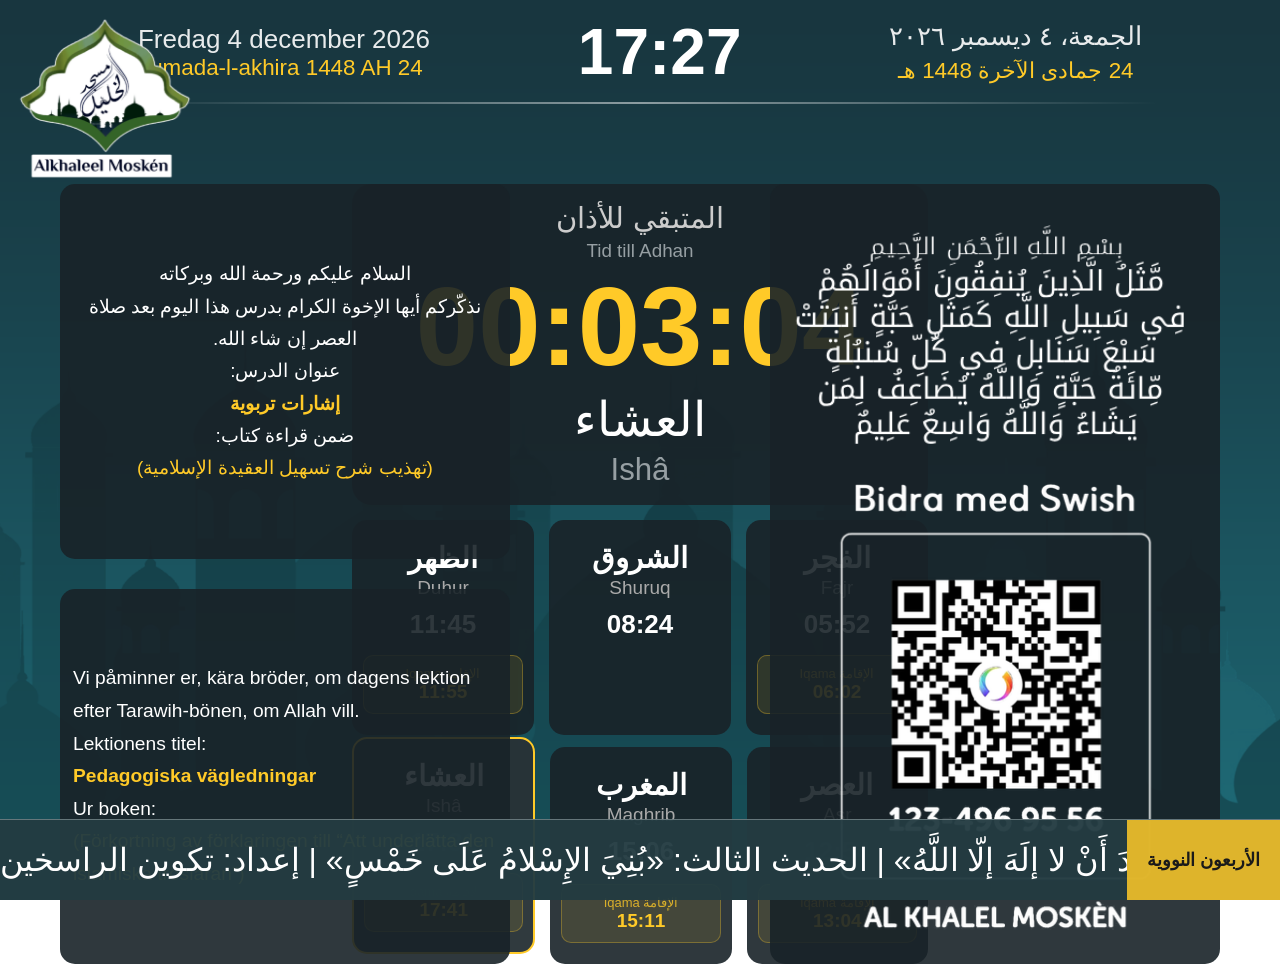
<file: index.html>
<!DOCTYPE html>
<html lang="ar" dir="rtl">
<head>
    <meta charset="UTF-8">
    <title>مواقيت مسجد الخليل</title>
    <style>
        :root { --logo-size:180px; --logo-x:15px; --logo-y:15px; --clock-font:64px; --date-font:26px; --countdown-font:112px; --countdown-label-font:29px; --next-prayer-font:48px; --prayer-name-font:29px; --swedish-name-font:19px; --prayer-time-font:26px; --iqama-label-font:13px; --iqama-time-font:19px; --header-offset:0px; --countdown-offset:80px; --cards-offset:15px; --cards-width:45%; --card-gap:15px; --news-font:19px; --side-width:450px; --side-x:60px; --ticker-font:32px; --ticker-height:80px; }
        body { margin: 0; padding: 0; background: url('3.png') no-repeat center center; background-size: cover; color: #fff; font-family: 'Segoe UI', Tahoma, sans-serif; height: 100vh; overflow: hidden; display: flex; flex-direction: column; align-items: center; }
        #prayer-overlay { position: fixed; top: 0; left: 0; width: 100%; height: 100%; background-color: #004d00; z-index: 100; display: none; flex-direction: column; justify-content: center; align-items: center; text-align: center; }
        .top-left-logo { position: fixed; top: var(--logo-y); left: var(--logo-x); z-index: 10; }
        .top-left-logo img { width: var(--logo-size); height: auto; filter: drop-shadow(0 0 8px rgba(0,0,0,0.7)); }
        .cards-and-side { display: flex; flex-direction: row; align-items: stretch; gap: var(--card-gap); margin: var(--cards-offset) auto 15px; width: var(--cards-width); }
        .left-side-cards { position: fixed; left: var(--side-x); display: flex; flex-direction: column; width: var(--side-width); gap: 30px; }
        .left-side-cards .prayer-card { flex: 1; justify-content: center; align-items: center; padding: 15px 12px; text-align: center; font-size: var(--news-font); line-height: 1.7; color: #fff; }
        .right-side-images { position: fixed; right: var(--side-x); display: flex; flex-direction: column; width: var(--side-width); }
        .right-side-images .prayer-card { flex: 1; justify-content: center; align-items: center; padding: 15px; gap: 10px; }
        .right-side-images img { width: 100%; height: auto; object-fit: contain; }
        .timer-wrapper { display: flex; align-items: center; justify-content: center; gap: 20px; margin-top: var(--countdown-offset); width: var(--cards-width); }
        .header-top { width: 90%; display: flex; justify-content: space-around; align-items: center; padding: 15px 0; margin-top:var(--header-offset); font-size: 1.8rem; color: #ffffff; background: transparent; backdrop-filter: none; -webkit-backdrop-filter: none; position: relative; }
        .header-top::after { content: ""; position: absolute; bottom: 0; left: 5%; width: 90%; height: 2px; background: linear-gradient(to right, transparent, rgba(255,255,255,0.5), transparent); }
        #clock { font-size: var(--clock-font); font-weight: 700; text-align: center; }
        #date-ar, #date-se { font-size: var(--date-font); opacity: 0.9; }
        .prayer-cards-container { display: flex; flex-direction: column; gap: 12px; flex: 1; }
        .prayer-row { display: flex; justify-content: center; gap: var(--card-gap); width: 100%; }
        .prayer-row .prayer-card { flex: 1; }
        .prayer-card { background: rgba(25,35,40,0.5); border-radius: 15px; padding: 20px 10px; flex: 1; min-width: 150px; text-align: center; border: 1px solid rgba(255,255,255,0.0); backdrop-filter: blur(15px); -webkit-backdrop-filter: blur(15px); display: flex; flex-direction: column; transition: all 0.4s ease; }
        .prayer-name { color: #ffffff; font-size: var(--prayer-name-font); font-weight: bold; margin-bottom: 2px; }
        .swedish-name { color: #aaa; font-size: var(--swedish-name-font); margin-bottom: 10px; text-transform: capitalize; }
        .prayer-time { color: #ffffff; font-size: var(--prayer-time-font); font-weight: bold; margin-bottom: 15px; }
        .iqama-box { background: rgba(255,202,40,0.1); border: 1px solid rgba(255,202,40,0.3); padding: 10px 5px; border-radius: 10px; margin-top: auto; }
        .iqama-label { color: #ffca28; font-size: var(--iqama-label-font); display: block; opacity: 0.8; }
        .iqama-time { color: #ffca28; font-size: var(--iqama-time-font); font-weight: bold; }
        .active-card { border: 2px solid #ffca28 !important; box-shadow: 0 0 25px rgba(255,202,40,0.5); transform: translateY(-10px); background: rgba(40,50,55,0.7) !important; }
        .countdown-time { font-size: var(--countdown-font); font-weight: bold; color: #ffca28; font-family: sans-serif; text-shadow: 0 0 20px rgba(255,202,40,0.3); }
        #timer-label { font-size:var(--countdown-label-font)!important; }
        #timer-prayer-name { font-size:var(--next-prayer-font)!important; }
        .swedish-text { display: block; font-size: 0.65em; color: #969fa3; margin-top: 5px; }
        .countdown-container { background: rgba(25,35,40,0.5); border: 2px solid rgba(255,202,40,0); border-radius: 20px; padding: 15px 40px; text-align: center; backdrop-filter: blur(15px); -webkit-backdrop-filter: blur(15px); box-shadow: 0 10px 30px rgba(0,0,0,0.5); margin-top: 20px; width: 45%; max-width: 1000px; min-width: 400px; transition: all 0.5s ease; }
        .iqama-blink { animation: blinker 2.8s infinite; }
        @keyframes blinker { 50% { background-color: rgba(1,0,0,0.5); } }
        .bottom-center-logo { position: fixed; bottom: 120px; left: 50%; transform: translateX(-50%); z-index: 5; text-align: center; }
        .ticker-bar { position: fixed; bottom: 0; left: 0; width: 100%; background: rgba(255,255,255,0.15); backdrop-filter: blur(12px); -webkit-backdrop-filter: blur(12px); border-top: 1px solid rgba(255,255,255,0.3); display: flex; flex-direction: column; overflow: hidden; z-index: 50; box-shadow: 0 -2px 20px rgba(0,0,0,0.2); }
        .ticker-row { display: flex; align-items: center; height: var(--ticker-height); overflow: hidden; }
        .ticker-label { flex-shrink: 0; background: rgba(255,202,40,0.85); color: #1a1a1a; font-weight: bold; font-size: 1.1rem; padding: 0 20px; height: 100%; display: flex; align-items: center; white-space: nowrap; min-width: 110px; justify-content: center; }
        .ticker-track { flex: 1; overflow: hidden; position: relative; height: var(--ticker-height); }
        .ticker-inner { position: absolute; top: 0; left: 0; white-space: nowrap; font-size: var(--ticker-font); line-height: var(--ticker-height); text-shadow: 0 1px 4px rgba(0,0,0,0.5); will-change: transform; }

        /* Lightweight rendering: keep the layout, use solid translucent panels. */
        .prayer-card,.countdown-container,.ticker-bar {
            backdrop-filter:none!important;
            -webkit-backdrop-filter:none!important;
            box-shadow:none!important;
            transition:none!important;
        }
        .prayer-card,.countdown-container {background:rgba(25,35,40,.90);}
        .active-card {background:rgba(40,50,55,.96)!important;}
        .ticker-bar {background:rgba(36,60,66,.96);}
        .top-left-logo img {filter:none;}
        .countdown-time,.ticker-inner {text-shadow:none;}
        .iqama-blink {animation:none;border-color:#ffca28;}
        @keyframes ticker-ltr { from { transform: translateX(-50%); } to { transform: translateX(0); } }
        @keyframes ticker-rtl { from { transform: translateX(0); } to { transform: translateX(-50%); } }
        .timer-row { display: flex; align-items: center; justify-content: center; gap: 20px; }
        .no-phone { display: none; height: calc(var(--countdown-font) * 1.1); width: auto; }
        .iqama-blink .no-phone { display: block; animation: no-phone-blink 2.5s ease-in-out infinite alternate; }
        @keyframes no-phone-blink { from { opacity: 1; } to { opacity: 0.2; } }
    </style>
</head>
<body>

    <div class="top-left-logo">
        <img src="logo.png" alt="Logo" onerror="this.style.display='none'">
    </div>

    <div id="prayer-overlay">
        <h1 style="font-size:6rem;margin:0;text-align:center;">أقيمت الصلاة</h1>
        <p style="font-size:3rem;text-align:center;">الرجاء إغلاق الهاتف</p>
        <p style="font-size:1.5rem;color:#ccc;text-align:center;">Stäng av mobilen</p>
    </div>

    <div class="header-top">
        <div style="display:flex;flex-direction:column;align-items:center;">
            <div id="date-ar">---</div>
            <div id="date-hijri" style="font-size:1.4rem;color:#ffca28;margin-top:5px;">---</div>
        </div>
        <div id="clock">00:00</div>
        <div style="display:flex;flex-direction:column;align-items:center;">
            <div id="date-se">---</div>
            <div id="date-hijri-se" style="font-size:1.4rem;color:#ffca28;">---</div>
        </div>
    </div>

    <div class="timer-wrapper">
        <div class="countdown-container" id="timer-box" style="margin-top:0;flex:1;">
            <div id="timer-label" style="font-size:1.8rem;color:#ccc;text-align:center;">
                المتبقي للأذان <span class="swedish-text">Tid till Adhan</span>
            </div>
            <div class="timer-row"><img class="no-phone" src="no-phone.png" alt=""><div class="countdown-time" id="timer">00:00:00</div><img class="no-phone" src="no-phone.png" alt=""></div>
            <div id="timer-prayer-name" style="font-size:3rem;text-align:center;">---</div>
        </div>
    </div>

    <div class="cards-and-side">
        <div class="prayer-cards-container" id="prayer-cards">
            <div class="prayer-row">
                <div class="prayer-card" id="card-fajr">
                    <div class="prayer-name">الفجر</div>
                    <div class="swedish-name">Fajr</div>
                    <div class="prayer-time" id="fajr-time">--:--</div>
                    <div class="iqama-box">
                        <span class="iqama-label">الإقامة Iqama</span>
                        <span class="iqama-time" id="fajr-iqama">--:--</span>
                    </div>
                </div>
                <div class="prayer-card" id="card-shuruq">
                    <div class="prayer-name">الشروق</div>
                    <div class="swedish-name">Shuruq</div>
                    <div class="prayer-time" id="shuruq-time">--:--</div>
                </div>
                <div class="prayer-card" id="card-duhur">
                    <div class="prayer-name">الظهر</div>
                    <div class="swedish-name">Duhur</div>
                    <div class="prayer-time" id="duhur-time">--:--</div>
                    <div class="iqama-box">
                        <span class="iqama-label">الإقامة Iqama</span>
                        <span class="iqama-time" id="duhur-iqama">--:--</span>
                    </div>
                </div>
            </div>
            <div class="prayer-row">
                <div class="prayer-card" id="card-asr">
                    <div class="prayer-name">العصر</div>
                    <div class="swedish-name">Asr</div>
                    <div class="prayer-time" id="asr-time">--:--</div>
                    <div class="iqama-box">
                        <span class="iqama-label">الإقامة Iqama</span>
                        <span class="iqama-time" id="asr-iqama">--:--</span>
                    </div>
                </div>
                <div class="prayer-card" id="card-maghrib">
                    <div class="prayer-name">المغرب</div>
                    <div class="swedish-name">Maghrib</div>
                    <div class="prayer-time" id="maghrib-time">--:--</div>
                    <div class="iqama-box">
                        <span class="iqama-label">الإقامة Iqama</span>
                        <span class="iqama-time" id="maghrib-iqama">--:--</span>
                    </div>
                </div>
                <div class="prayer-card" id="card-ishâ">
                    <div class="prayer-name">العشاء</div>
                    <div class="swedish-name">Ishâ</div>
                    <div class="prayer-time" id="ishâ-time">--:--</div>
                    <div class="iqama-box">
                        <span class="iqama-label">الإقامة Iqama</span>
                        <span class="iqama-time" id="ishâ-iqama">--:--</span>
                    </div>
                </div>
            </div>
        </div>
    </div>

    <div class="left-side-cards" id="left-cards">
        <div class="prayer-card" id="left-card-top">
            <p style="margin:0;white-space:pre-line;">السلام عليكم ورحمة الله وبركاته
نذكّركم أيها الإخوة الكرام بدرس هذا اليوم بعد صلاة العصر إن شاء الله.
عنوان الدرس:
<strong style="color:#ffca28;">إشارات تربوية</strong>
ضمن قراءة كتاب:
<span style="color:#ffca28;">(تهذيب شرح تسهيل العقيدة الإسلامية)</span></p>
        </div>
        <div class="prayer-card" id="left-card-bottom" style="font-size:1.2rem;direction:ltr;text-align:left;">
            <p style="margin:0;white-space:pre-line;">Vi påminner er, kära bröder, om dagens lektion efter Tarawih-bönen, om Allah vill.
Lektionens titel:
<strong style="color:#ffca28;">Pedagogiska vägledningar</strong>
Ur boken:
<span style="color:#ffca28;">(Förkortning av förklaringen till &ldquo;Att underlätta den islamiska trosläran&rdquo;)</span></p>
        </div>
    </div>

    <div class="right-side-images" id="right-img-card">
        <div class="prayer-card" style="flex:1;justify-content:center;align-items:center;padding:15px;gap:10px;">
            <img src="4.png" alt="4" onerror="this.style.display='none'">
            <img src="5.png" alt="5" onerror="this.style.display='none'">
        </div>
    </div>

    <div class="ticker-bar">
        <div class="ticker-row">
            <div class="ticker-label">الأربعون النووية</div>
            <div class="ticker-track" id="track-ar">
                <div class="ticker-inner" id="ticker-ar" style="color:#fff;"></div>
            </div>
        </div>
    </div>

    <script>
        var arText = 'الأربعون النووية  |  ﷽  |  الحديث الأول: عَنْ أَمِيرِ المُؤْمِنِينَ أَبِي حَفْصٍ عُمَرَ بْنِ الخَطّابِ (رضي الله عنه): «إنَّما الأَعْمالُ بِالنِّيّاتِ، وَإِنَّما لِكُلِّ امْرِئٍ ما نَوَى»  |  الحديث الثاني: «الإِسْلامُ أَنْ تَشْهَدَ أَنْ لا إلَهَ إلّا اللَّهُ»  |  الحديث الثالث: «بُنِيَ الإِسْلامُ عَلَى خَمْسٍ»  |  إعداد: تكوين الراسخين       ';

        function startTicker(elId, text, speed, dir) {
            var el = document.getElementById(elId);
            if (!el) return;
            const tickerKey = JSON.stringify([text, speed, dir]);
            if (el._tickerKey === tickerKey) return;
            el._tickerKey = tickerKey;
            if (el._tickerMeasure) clearTimeout(el._tickerMeasure);
            el.style.animation = 'none';
            if (!String(text || '').trim()) { el.textContent = ''; el.style.transform = ''; return; }
            el.textContent = text + text;
            function measure() {
                const half = el.scrollWidth / 2;
                if (half === 0) { el._tickerMeasure = setTimeout(measure, 100); return; }
                const seconds = half / (speed * 60);
                el.style.animation = (dir === 'ltr' ? 'ticker-ltr ' : 'ticker-rtl ') + seconds + 's linear infinite';
            }
            measure();
        }
        window.addEventListener('load', function() { startTicker('ticker-ar', arText, 1, 'ltr'); });
    </script>

    <script>
                const prayerData = [
            {"Datum":"2026-02-22 00:00:00","Fajr":"04:57","Shuruq":"07:11","Duhur":"12:09","Asr":"14:29","Maghrib":"17:08","Ishâ":"19:14"},
            {"Datum":"2026-02-23 00:00:00","Fajr":"23:55","Shuruq":"07:08","Duhur":"12:09","Asr":"14:31","Maghrib":"17:11","Ishâ":"19:16"},
            {"Datum":"2026-02-24 00:00:00","Fajr":"02:30","Shuruq":"07:05","Duhur":"12:08","Asr":"14:33","Maghrib":"17:13","Ishâ":"19:18"},
            {"Datum":"2026-02-25 00:00:00","Fajr":"04:49","Shuruq":"07:02","Duhur":"12:08","Asr":"14:34","Maghrib":"17:15","Ishâ":"19:21"},
            {"Datum":"2026-02-26 00:00:00","Fajr":"04:47","Shuruq":"07:00","Duhur":"12:08","Asr":"14:36","Maghrib":"17:18","Ishâ":"19:23"},
            {"Datum":"2026-02-27 00:00:00","Fajr":"04:44","Shuruq":"06:57","Duhur":"12:08","Asr":"14:38","Maghrib":"17:20","Ishâ":"19:26"},
            {"Datum":"2026-02-28 00:00:00","Fajr":"04:41","Shuruq":"06:54","Duhur":"12:08","Asr":"14:40","Maghrib":"17:23","Ishâ":"19:28"},
            {"Datum":"2026-03-01 00:00:00","Fajr":"04:38","Shuruq":"06:51","Duhur":"12:08","Asr":"14:41","Maghrib":"17:25","Ishâ":"19:30"},
            {"Datum":"2026-03-02 00:00:00","Fajr":"04:36","Shuruq":"06:49","Duhur":"12:07","Asr":"14:43","Maghrib":"17:27","Ishâ":"19:33"},
            {"Datum":"2026-03-03 00:00:00","Fajr":"04:33","Shuruq":"06:46","Duhur":"12:07","Asr":"14:45","Maghrib":"17:30","Ishâ":"19:35"},
            {"Datum":"2026-03-04 00:00:00","Fajr":"04:30","Shuruq":"06:43","Duhur":"12:07","Asr":"14:46","Maghrib":"17:32","Ishâ":"21:21"},
            {"Datum":"2026-03-05 00:00:00","Fajr":"04:27","Shuruq":"06:40","Duhur":"12:07","Asr":"14:48","Maghrib":"17:34","Ishâ":"19:40"},
            {"Datum":"2026-03-06 00:00:00","Fajr":"04:24","Shuruq":"06:37","Duhur":"12:07","Asr":"14:50","Maghrib":"17:37","Ishâ":"19:42"},
            {"Datum":"2026-03-07 00:00:00","Fajr":"04:21","Shuruq":"06:35","Duhur":"12:06","Asr":"14:51","Maghrib":"17:39","Ishâ":"19:45"},
            {"Datum":"2026-03-08 00:00:00","Fajr":"04:18","Shuruq":"06:32","Duhur":"12:06","Asr":"14:53","Maghrib":"17:42","Ishâ":"19:47"},
            {"Datum":"2026-03-09 00:00:00","Fajr":"04:15","Shuruq":"06:29","Duhur":"12:06","Asr":"14:54","Maghrib":"17:44","Ishâ":"19:50"},
            {"Datum":"2026-03-10 00:00:00","Fajr":"04:12","Shuruq":"06:26","Duhur":"12:06","Asr":"14:56","Maghrib":"17:46","Ishâ":"19:53"},
            {"Datum":"2026-03-11 00:00:00","Fajr":"04:09","Shuruq":"06:23","Duhur":"12:05","Asr":"14:58","Maghrib":"17:49","Ishâ":"19:55"},
            {"Datum":"2026-03-12 00:00:00","Fajr":"04:05","Shuruq":"06:20","Duhur":"12:05","Asr":"14:59","Maghrib":"17:51","Ishâ":"19:58"},
            {"Datum":"2026-03-13 00:00:00","Fajr":"04:02","Shuruq":"06:18","Duhur":"12:05","Asr":"15:01","Maghrib":"17:53","Ishâ":"20:00"},
            {"Datum":"2026-03-14 00:00:00","Fajr":"03:59","Shuruq":"06:15","Duhur":"12:04","Asr":"15:02","Maghrib":"17:55","Ishâ":"20:03"},
            {"Datum":"2026-03-15 00:00:00","Fajr":"03:56","Shuruq":"06:12","Duhur":"12:04","Asr":"15:04","Maghrib":"17:58","Ishâ":"20:06"},
            {"Datum":"2026-03-16 00:00:00","Fajr":"03:52","Shuruq":"06:09","Duhur":"12:04","Asr":"15:05","Maghrib":"18:00","Ishâ":"20:08"},
            {"Datum":"2026-03-17 00:00:00","Fajr":"03:49","Shuruq":"06:06","Duhur":"12:04","Asr":"15:07","Maghrib":"18:02","Ishâ":"20:11"},
            {"Datum":"2026-03-18 00:00:00","Fajr":"03:46","Shuruq":"06:03","Duhur":"12:03","Asr":"15:08","Maghrib":"18:05","Ishâ":"20:14"},
            {"Datum":"2026-03-19 00:00:00","Fajr":"03:42","Shuruq":"06:00","Duhur":"12:03","Asr":"15:10","Maghrib":"18:07","Ishâ":"20:17"},
            {"Datum":"2026-03-20 00:00:00","Fajr":"03:39","Shuruq":"05:57","Duhur":"12:03","Asr":"15:11","Maghrib":"18:09","Ishâ":"20:19"},
            {"Datum":"2026-03-21 00:00:00","Fajr":"03:35","Shuruq":"05:55","Duhur":"12:02","Asr":"15:13","Maghrib":"18:12","Ishâ":"20:22"},
            {"Datum":"2026-03-22 00:00:00","Fajr":"03:32","Shuruq":"05:52","Duhur":"12:02","Asr":"15:14","Maghrib":"18:14","Ishâ":"20:25"},
            {"Datum":"2026-03-23 00:00:00","Fajr":"03:28","Shuruq":"05:49","Duhur":"12:02","Asr":"15:15","Maghrib":"18:16","Ishâ":"20:28"},
            {"Datum":"2026-03-24 00:00:00","Fajr":"03:24","Shuruq":"05:46","Duhur":"12:02","Asr":"15:17","Maghrib":"18:18","Ishâ":"20:31"},
            {"Datum":"2026-03-25 00:00:00","Fajr":"03:21","Shuruq":"05:43","Duhur":"12:01","Asr":"15:18","Maghrib":"18:21","Ishâ":"20:34"},
            {"Datum":"2026-03-26 00:00:00","Fajr":"03:17","Shuruq":"05:40","Duhur":"12:01","Asr":"15:20","Maghrib":"18:23","Ishâ":"20:37"},
            {"Datum":"2026-03-27 00:00:00","Fajr":"03:13","Shuruq":"05:37","Duhur":"12:01","Asr":"15:21","Maghrib":"18:25","Ishâ":"20:40"},
            {"Datum":"2026-03-28 00:00:00","Fajr":"03:09","Shuruq":"05:34","Duhur":"12:00","Asr":"15:22","Maghrib":"18:28","Ishâ":"20:43"},
            {"Datum":"2026-03-29 00:00:00","Fajr":"04:06","Shuruq":"06:31","Duhur":"13:00","Asr":"16:24","Maghrib":"19:30","Ishâ":"21:47"},
            {"Datum":"2026-03-30 00:00:00","Fajr":"04:02","Shuruq":"06:29","Duhur":"13:00","Asr":"16:25","Maghrib":"19:32","Ishâ":"21:50"},
            {"Datum":"2026-03-31 00:00:00","Fajr":"03:58","Shuruq":"06:26","Duhur":"12:59","Asr":"16:26","Maghrib":"19:34","Ishâ":"21:53"},
            {"Datum":"2026-04-01 00:00:00","Fajr":"03:54","Shuruq":"06:23","Duhur":"12:59","Asr":"16:28","Maghrib":"19:37","Ishâ":"21:56"},
            {"Datum":"2026-04-02 00:00:00","Fajr":"03:49","Shuruq":"06:20","Duhur":"12:59","Asr":"16:29","Maghrib":"19:39","Ishâ":"22:00"},
            {"Datum":"2026-04-03 00:00:00","Fajr":"03:45","Shuruq":"06:17","Duhur":"12:59","Asr":"16:30","Maghrib":"19:41","Ishâ":"22:03"},
            {"Datum":"2026-04-04 00:00:00","Fajr":"03:41","Shuruq":"06:14","Duhur":"12:58","Asr":"16:31","Maghrib":"19:44","Ishâ":"22:07"},
            {"Datum":"2026-04-05 00:00:00","Fajr":"03:37","Shuruq":"06:11","Duhur":"12:58","Asr":"16:33","Maghrib":"19:46","Ishâ":"22:10"},
            {"Datum":"2026-04-06 00:00:00","Fajr":"03:32","Shuruq":"06:09","Duhur":"12:58","Asr":"16:34","Maghrib":"19:48","Ishâ":"22:14"},
            {"Datum":"2026-04-07 00:00:00","Fajr":"03:28","Shuruq":"06:06","Duhur":"12:57","Asr":"16:35","Maghrib":"19:50","Ishâ":"22:18"},
            {"Datum":"2026-04-08 00:00:00","Fajr":"03:23","Shuruq":"06:03","Duhur":"12:57","Asr":"16:36","Maghrib":"19:53","Ishâ":"22:21"},
            {"Datum":"2026-04-09 00:00:00","Fajr":"03:18","Shuruq":"06:00","Duhur":"12:57","Asr":"16:38","Maghrib":"19:55","Ishâ":"22:25"},
            {"Datum":"2026-04-10 00:00:00","Fajr":"03:14","Shuruq":"05:57","Duhur":"12:57","Asr":"16:39","Maghrib":"19:57","Ishâ":"22:29"},
            {"Datum":"2026-04-11 00:00:00","Fajr":"03:09","Shuruq":"05:54","Duhur":"12:56","Asr":"16:40","Maghrib":"20:00","Ishâ":"22:33"},
            {"Datum":"2026-04-12 00:00:00","Fajr":"03:03","Shuruq":"05:51","Duhur":"12:56","Asr":"16:41","Maghrib":"20:02","Ishâ":"22:38"},
            {"Datum":"2026-04-13 00:00:00","Fajr":"02:58","Shuruq":"05:49","Duhur":"12:56","Asr":"16:42","Maghrib":"20:04","Ishâ":"22:42"},
            {"Datum":"2026-04-14 00:00:00","Fajr":"02:53","Shuruq":"05:46","Duhur":"12:56","Asr":"16:43","Maghrib":"20:07","Ishâ":"22:46"},
            {"Datum":"2026-04-15 00:00:00","Fajr":"02:51","Shuruq":"05:43","Duhur":"12:55","Asr":"16:45","Maghrib":"20:09","Ishâ":"22:51"},
            {"Datum":"2026-04-16 00:00:00","Fajr":"02:50","Shuruq":"05:40","Duhur":"12:55","Asr":"16:46","Maghrib":"20:11","Ishâ":"22:52"},
            {"Datum":"2026-04-17 00:00:00","Fajr":"02:48","Shuruq":"05:38","Duhur":"12:55","Asr":"16:47","Maghrib":"20:13","Ishâ":"22:53"},
            {"Datum":"2026-04-18 00:00:00","Fajr":"02:47","Shuruq":"05:35","Duhur":"12:55","Asr":"16:48","Maghrib":"20:16","Ishâ":"22:54"},
            {"Datum":"2026-04-19 00:00:00","Fajr":"02:46","Shuruq":"05:32","Duhur":"12:54","Asr":"16:49","Maghrib":"20:18","Ishâ":"22:55"},
            {"Datum":"2026-04-20 00:00:00","Fajr":"02:45","Shuruq":"05:29","Duhur":"12:54","Asr":"16:50","Maghrib":"20:20","Ishâ":"22:56"},
            {"Datum":"2026-04-21 00:00:00","Fajr":"02:43","Shuruq":"05:27","Duhur":"12:54","Asr":"16:51","Maghrib":"20:23","Ishâ":"22:57"},
            {"Datum":"2026-04-22 00:00:00","Fajr":"02:42","Shuruq":"05:24","Duhur":"12:54","Asr":"16:52","Maghrib":"20:25","Ishâ":"22:58"},
            {"Datum":"2026-04-23 00:00:00","Fajr":"02:41","Shuruq":"05:21","Duhur":"12:54","Asr":"16:53","Maghrib":"20:27","Ishâ":"22:59"},
            {"Datum":"2026-04-24 00:00:00","Fajr":"02:40","Shuruq":"05:18","Duhur":"12:53","Asr":"16:55","Maghrib":"20:30","Ishâ":"22:59"},
            {"Datum":"2026-04-25 00:00:00","Fajr":"02:39","Shuruq":"05:16","Duhur":"12:53","Asr":"16:56","Maghrib":"20:32","Ishâ":"23:00"},
            {"Datum":"2026-04-26 00:00:00","Fajr":"02:37","Shuruq":"05:13","Duhur":"12:53","Asr":"16:57","Maghrib":"20:34","Ishâ":"23:01"},
            {"Datum":"2026-04-27 00:00:00","Fajr":"02:36","Shuruq":"05:11","Duhur":"12:53","Asr":"16:58","Maghrib":"20:37","Ishâ":"23:02"},
            {"Datum":"2026-04-28 00:00:00","Fajr":"02:35","Shuruq":"05:08","Duhur":"12:53","Asr":"16:59","Maghrib":"20:39","Ishâ":"23:03"},
            {"Datum":"2026-04-29 00:00:00","Fajr":"02:34","Shuruq":"05:05","Duhur":"12:53","Asr":"17:00","Maghrib":"20:41","Ishâ":"23:04"},
            {"Datum":"2026-04-30 00:00:00","Fajr":"02:33","Shuruq":"05:03","Duhur":"12:53","Asr":"17:01","Maghrib":"20:43","Ishâ":"23:05"},
            {"Datum":"2026-05-01 00:00:00","Fajr":"02:32","Shuruq":"05:00","Duhur":"12:52","Asr":"17:02","Maghrib":"20:46","Ishâ":"23:06"},
            {"Datum":"2026-05-02 00:00:00","Fajr":"02:31","Shuruq":"04:58","Duhur":"12:52","Asr":"17:03","Maghrib":"20:48","Ishâ":"23:07"},
            {"Datum":"2026-05-03 00:00:00","Fajr":"02:30","Shuruq":"04:55","Duhur":"12:52","Asr":"17:04","Maghrib":"20:50","Ishâ":"23:08"},
            {"Datum":"2026-05-04 00:00:00","Fajr":"02:29","Shuruq":"04:53","Duhur":"12:52","Asr":"17:05","Maghrib":"20:53","Ishâ":"23:09"},
            {"Datum":"2026-05-05 00:00:00","Fajr":"02:28","Shuruq":"04:50","Duhur":"12:52","Asr":"17:06","Maghrib":"20:55","Ishâ":"23:10"},
            {"Datum":"2026-05-06 00:00:00","Fajr":"02:27","Shuruq":"04:48","Duhur":"12:52","Asr":"17:06","Maghrib":"20:57","Ishâ":"23:11"},
            {"Datum":"2026-05-07 00:00:00","Fajr":"02:26","Shuruq":"04:45","Duhur":"12:52","Asr":"17:07","Maghrib":"20:59","Ishâ":"23:11"},
            {"Datum":"2026-05-08 00:00:00","Fajr":"02:25","Shuruq":"04:43","Duhur":"12:52","Asr":"17:08","Maghrib":"21:02","Ishâ":"23:12"},
            {"Datum":"2026-05-09 00:00:00","Fajr":"02:24","Shuruq":"04:41","Duhur":"12:52","Asr":"17:09","Maghrib":"21:04","Ishâ":"23:13"},
            {"Datum":"2026-05-10 00:00:00","Fajr":"02:23","Shuruq":"04:38","Duhur":"12:52","Asr":"17:10","Maghrib":"21:06","Ishâ":"23:14"},
            {"Datum":"2026-05-11 00:00:00","Fajr":"02:22","Shuruq":"04:36","Duhur":"12:52","Asr":"17:11","Maghrib":"21:08","Ishâ":"23:15"},
            {"Datum":"2026-05-12 00:00:00","Fajr":"02:21","Shuruq":"04:34","Duhur":"12:52","Asr":"17:12","Maghrib":"21:11","Ishâ":"23:16"},
            {"Datum":"2026-05-13 00:00:00","Fajr":"02:20","Shuruq":"04:32","Duhur":"12:52","Asr":"17:13","Maghrib":"21:13","Ishâ":"23:17"},
            {"Datum":"2026-05-14 00:00:00","Fajr":"02:19","Shuruq":"04:29","Duhur":"12:52","Asr":"17:14","Maghrib":"21:15","Ishâ":"23:18"},
            {"Datum":"2026-05-15 00:00:00","Fajr":"02:18","Shuruq":"04:27","Duhur":"12:52","Asr":"17:14","Maghrib":"21:17","Ishâ":"23:19"},
            {"Datum":"2026-05-16 00:00:00","Fajr":"02:17","Shuruq":"04:25","Duhur":"12:52","Asr":"17:15","Maghrib":"21:19","Ishâ":"23:20"},
            {"Datum":"2026-05-17 00:00:00","Fajr":"02:17","Shuruq":"04:23","Duhur":"12:52","Asr":"17:16","Maghrib":"21:21","Ishâ":"23:21"},
            {"Datum":"2026-05-18 00:00:00","Fajr":"02:16","Shuruq":"04:21","Duhur":"12:52","Asr":"17:17","Maghrib":"21:23","Ishâ":"23:22"},
            {"Datum":"2026-05-19 00:00:00","Fajr":"02:15","Shuruq":"04:19","Duhur":"12:52","Asr":"17:18","Maghrib":"21:26","Ishâ":"23:23"},
            {"Datum":"2026-05-20 00:00:00","Fajr":"02:14","Shuruq":"04:17","Duhur":"12:52","Asr":"17:19","Maghrib":"21:28","Ishâ":"23:24"},
            {"Datum":"2026-05-21 00:00:00","Fajr":"02:13","Shuruq":"04:15","Duhur":"12:52","Asr":"17:19","Maghrib":"21:30","Ishâ":"23:25"},
            {"Datum":"2026-05-22 00:00:00","Fajr":"02:13","Shuruq":"04:13","Duhur":"12:52","Asr":"17:20","Maghrib":"21:32","Ishâ":"23:25"},
            {"Datum":"2026-05-23 00:00:00","Fajr":"02:12","Shuruq":"04:11","Duhur":"12:52","Asr":"17:21","Maghrib":"21:34","Ishâ":"23:26"},
            {"Datum":"2026-05-24 00:00:00","Fajr":"02:11","Shuruq":"04:10","Duhur":"12:52","Asr":"17:22","Maghrib":"21:36","Ishâ":"23:27"},
            {"Datum":"2026-05-25 00:00:00","Fajr":"02:11","Shuruq":"04:08","Duhur":"12:52","Asr":"17:22","Maghrib":"21:37","Ishâ":"23:28"},
            {"Datum":"2026-05-26 00:00:00","Fajr":"02:10","Shuruq":"04:06","Duhur":"12:52","Asr":"17:23","Maghrib":"21:39","Ishâ":"23:29"},
            {"Datum":"2026-05-27 00:00:00","Fajr":"02:10","Shuruq":"04:05","Duhur":"12:52","Asr":"17:24","Maghrib":"21:41","Ishâ":"23:30"},
            {"Datum":"2026-05-28 00:00:00","Fajr":"02:09","Shuruq":"04:03","Duhur":"12:53","Asr":"17:24","Maghrib":"21:43","Ishâ":"23:31"},
            {"Datum":"2026-05-29 00:00:00","Fajr":"02:08","Shuruq":"04:02","Duhur":"12:53","Asr":"17:25","Maghrib":"21:45","Ishâ":"23:31"},
            {"Datum":"2026-05-30 00:00:00","Fajr":"02:08","Shuruq":"04:00","Duhur":"12:53","Asr":"17:26","Maghrib":"21:46","Ishâ":"23:32"},
            {"Datum":"2026-05-31 00:00:00","Fajr":"02:08","Shuruq":"03:59","Duhur":"12:53","Asr":"17:26","Maghrib":"21:48","Ishâ":"23:33"},
            {"Datum":"2026-06-01 00:00:00","Fajr":"02:07","Shuruq":"03:57","Duhur":"12:53","Asr":"17:27","Maghrib":"21:50","Ishâ":"23:34"},
            {"Datum":"2026-06-02 00:00:00","Fajr":"02:07","Shuruq":"03:56","Duhur":"12:53","Asr":"17:28","Maghrib":"21:51","Ishâ":"23:35"},
            {"Datum":"2026-06-03 00:00:00","Fajr":"02:06","Shuruq":"03:55","Duhur":"12:53","Asr":"17:28","Maghrib":"21:53","Ishâ":"23:35"},
            {"Datum":"2026-06-04 00:00:00","Fajr":"02:06","Shuruq":"03:54","Duhur":"12:54","Asr":"17:29","Maghrib":"21:54","Ishâ":"23:36"},
            {"Datum":"2026-06-05 00:00:00","Fajr":"02:06","Shuruq":"03:53","Duhur":"12:54","Asr":"17:29","Maghrib":"21:55","Ishâ":"23:37"},
            {"Datum":"2026-06-06 00:00:00","Fajr":"02:05","Shuruq":"03:52","Duhur":"12:54","Asr":"17:30","Maghrib":"21:57","Ishâ":"23:37"},
            {"Datum":"2026-06-07 00:00:00","Fajr":"02:05","Shuruq":"03:51","Duhur":"12:54","Asr":"17:30","Maghrib":"21:58","Ishâ":"23:38"},
            {"Datum":"2026-06-08 00:00:00","Fajr":"02:05","Shuruq":"03:50","Duhur":"12:54","Asr":"17:31","Maghrib":"21:59","Ishâ":"23:39"},
            {"Datum":"2026-06-09 00:00:00","Fajr":"02:05","Shuruq":"03:49","Duhur":"12:55","Asr":"17:31","Maghrib":"22:00","Ishâ":"23:39"},
            {"Datum":"2026-06-10 00:00:00","Fajr":"02:04","Shuruq":"03:49","Duhur":"12:55","Asr":"17:32","Maghrib":"22:01","Ishâ":"23:40"},
            {"Datum":"2026-06-11 00:00:00","Fajr":"02:04","Shuruq":"03:48","Duhur":"12:55","Asr":"17:32","Maghrib":"22:02","Ishâ":"23:40"},
            {"Datum":"2026-06-12 00:00:00","Fajr":"02:04","Shuruq":"03:47","Duhur":"12:55","Asr":"17:33","Maghrib":"22:03","Ishâ":"23:41"},
            {"Datum":"2026-06-13 00:00:00","Fajr":"02:04","Shuruq":"03:47","Duhur":"12:55","Asr":"17:33","Maghrib":"22:04","Ishâ":"23:41"},
            {"Datum":"2026-06-14 00:00:00","Fajr":"02:04","Shuruq":"03:46","Duhur":"12:56","Asr":"17:33","Maghrib":"22:05","Ishâ":"23:42"},
            {"Datum":"2026-06-15 00:00:00","Fajr":"02:04","Shuruq":"03:46","Duhur":"12:56","Asr":"17:34","Maghrib":"22:06","Ishâ":"23:42"},
            {"Datum":"2026-06-16 00:00:00","Fajr":"02:04","Shuruq":"03:46","Duhur":"12:56","Asr":"17:34","Maghrib":"22:06","Ishâ":"23:42"},
            {"Datum":"2026-06-17 00:00:00","Fajr":"02:04","Shuruq":"03:46","Duhur":"12:56","Asr":"17:34","Maghrib":"22:07","Ishâ":"23:43"},
            {"Datum":"2026-06-18 00:00:00","Fajr":"02:04","Shuruq":"03:46","Duhur":"12:56","Asr":"17:35","Maghrib":"22:07","Ishâ":"23:43"},
            {"Datum":"2026-06-19 00:00:00","Fajr":"02:04","Shuruq":"03:46","Duhur":"12:57","Asr":"17:35","Maghrib":"22:08","Ishâ":"23:43"},
            {"Datum":"2026-06-20 00:00:00","Fajr":"02:04","Shuruq":"03:46","Duhur":"12:57","Asr":"17:35","Maghrib":"22:08","Ishâ":"23:44"},
            {"Datum":"2026-06-21 00:00:00","Fajr":"02:05","Shuruq":"03:46","Duhur":"12:57","Asr":"17:36","Maghrib":"22:08","Ishâ":"23:44"},
            {"Datum":"2026-06-22 00:00:00","Fajr":"02:05","Shuruq":"03:46","Duhur":"12:57","Asr":"17:36","Maghrib":"22:08","Ishâ":"23:44"},
            {"Datum":"2026-06-23 00:00:00","Fajr":"02:05","Shuruq":"03:47","Duhur":"12:58","Asr":"17:36","Maghrib":"22:08","Ishâ":"23:44"},
            {"Datum":"2026-06-24 00:00:00","Fajr":"02:05","Shuruq":"03:47","Duhur":"12:58","Asr":"17:36","Maghrib":"22:08","Ishâ":"23:44"},
            {"Datum":"2026-06-25 00:00:00","Fajr":"02:06","Shuruq":"03:47","Duhur":"12:58","Asr":"17:36","Maghrib":"22:08","Ishâ":"23:44"},
            {"Datum":"2026-06-26 00:00:00","Fajr":"02:06","Shuruq":"03:48","Duhur":"12:58","Asr":"17:36","Maghrib":"22:08","Ishâ":"23:44"},
            {"Datum":"2026-06-27 00:00:00","Fajr":"02:06","Shuruq":"03:49","Duhur":"12:58","Asr":"17:36","Maghrib":"22:08","Ishâ":"23:44"},
            {"Datum":"2026-06-28 00:00:00","Fajr":"02:07","Shuruq":"03:49","Duhur":"12:59","Asr":"17:36","Maghrib":"22:08","Ishâ":"23:44"},
            {"Datum":"2026-06-29 00:00:00","Fajr":"02:07","Shuruq":"03:50","Duhur":"12:59","Asr":"17:36","Maghrib":"22:07","Ishâ":"23:44"},
            {"Datum":"2026-06-30 00:00:00","Fajr":"02:08","Shuruq":"03:51","Duhur":"12:59","Asr":"17:36","Maghrib":"22:07","Ishâ":"23:44"},
            {"Datum":"2026-07-01 00:00:00","Fajr":"02:08","Shuruq":"03:52","Duhur":"12:59","Asr":"17:36","Maghrib":"22:06","Ishâ":"23:44"},
            {"Datum":"2026-07-02 00:00:00","Fajr":"02:09","Shuruq":"03:53","Duhur":"12:59","Asr":"17:36","Maghrib":"22:05","Ishâ":"23:44"},
            {"Datum":"2026-07-03 00:00:00","Fajr":"02:09","Shuruq":"03:54","Duhur":"13:00","Asr":"17:36","Maghrib":"22:05","Ishâ":"23:44"},
            {"Datum":"2026-07-04 00:00:00","Fajr":"02:10","Shuruq":"03:55","Duhur":"13:00","Asr":"17:36","Maghrib":"22:04","Ishâ":"23:43"},
            {"Datum":"2026-07-05 00:00:00","Fajr":"02:10","Shuruq":"03:56","Duhur":"13:00","Asr":"17:36","Maghrib":"22:03","Ishâ":"23:43"},
            {"Datum":"2026-07-06 00:00:00","Fajr":"02:11","Shuruq":"03:58","Duhur":"13:00","Asr":"17:36","Maghrib":"22:02","Ishâ":"23:43"},
            {"Datum":"2026-07-07 00:00:00","Fajr":"02:11","Shuruq":"03:59","Duhur":"13:00","Asr":"17:36","Maghrib":"22:01","Ishâ":"23:42"},
            {"Datum":"2026-07-08 00:00:00","Fajr":"02:12","Shuruq":"04:00","Duhur":"13:00","Asr":"17:35","Maghrib":"22:00","Ishâ":"23:42"},
            {"Datum":"2026-07-09 00:00:00","Fajr":"02:13","Shuruq":"04:02","Duhur":"13:01","Asr":"17:35","Maghrib":"21:59","Ishâ":"23:42"},
            {"Datum":"2026-07-10 00:00:00","Fajr":"02:13","Shuruq":"04:03","Duhur":"13:01","Asr":"17:35","Maghrib":"21:58","Ishâ":"23:41"},
            {"Datum":"2026-07-11 00:00:00","Fajr":"02:14","Shuruq":"04:05","Duhur":"13:01","Asr":"17:35","Maghrib":"21:56","Ishâ":"23:41"},
            {"Datum":"2026-07-12 00:00:00","Fajr":"02:15","Shuruq":"04:06","Duhur":"13:01","Asr":"17:34","Maghrib":"21:55","Ishâ":"23:40"},
            {"Datum":"2026-07-13 00:00:00","Fajr":"02:16","Shuruq":"04:08","Duhur":"13:01","Asr":"17:34","Maghrib":"21:54","Ishâ":"23:40"},
            {"Datum":"2026-07-14 00:00:00","Fajr":"02:16","Shuruq":"04:09","Duhur":"13:01","Asr":"17:33","Maghrib":"21:52","Ishâ":"23:39"},
            {"Datum":"2026-07-15 00:00:00","Fajr":"02:17","Shuruq":"04:11","Duhur":"13:01","Asr":"17:33","Maghrib":"21:51","Ishâ":"23:38"},
            {"Datum":"2026-07-16 00:00:00","Fajr":"02:18","Shuruq":"04:13","Duhur":"13:01","Asr":"17:33","Maghrib":"21:49","Ishâ":"23:38"},
            {"Datum":"2026-07-17 00:00:00","Fajr":"02:19","Shuruq":"04:15","Duhur":"13:01","Asr":"17:32","Maghrib":"21:47","Ishâ":"23:37"},
            {"Datum":"2026-07-18 00:00:00","Fajr":"02:19","Shuruq":"04:17","Duhur":"13:02","Asr":"17:31","Maghrib":"21:46","Ishâ":"23:36"},
            {"Datum":"2026-07-19 00:00:00","Fajr":"02:20","Shuruq":"04:18","Duhur":"13:02","Asr":"17:31","Maghrib":"21:44","Ishâ":"23:36"},
            {"Datum":"2026-07-20 00:00:00","Fajr":"02:21","Shuruq":"04:20","Duhur":"13:02","Asr":"17:30","Maghrib":"21:42","Ishâ":"23:35"},
            {"Datum":"2026-07-21 00:00:00","Fajr":"02:22","Shuruq":"04:22","Duhur":"13:02","Asr":"17:30","Maghrib":"21:40","Ishâ":"23:34"},
            {"Datum":"2026-07-22 00:00:00","Fajr":"02:22","Shuruq":"04:24","Duhur":"13:02","Asr":"17:29","Maghrib":"21:38","Ishâ":"23:33"},
            {"Datum":"2026-07-23 00:00:00","Fajr":"02:23","Shuruq":"04:26","Duhur":"13:02","Asr":"17:28","Maghrib":"21:36","Ishâ":"23:33"},
            {"Datum":"2026-07-24 00:00:00","Fajr":"02:24","Shuruq":"04:28","Duhur":"13:02","Asr":"17:28","Maghrib":"21:34","Ishâ":"23:32"},
            {"Datum":"2026-07-25 00:00:00","Fajr":"02:25","Shuruq":"04:30","Duhur":"13:02","Asr":"17:27","Maghrib":"21:32","Ishâ":"23:31"},
            {"Datum":"2026-07-26 00:00:00","Fajr":"02:26","Shuruq":"04:32","Duhur":"13:02","Asr":"17:26","Maghrib":"21:30","Ishâ":"23:30"},
            {"Datum":"2026-07-27 00:00:00","Fajr":"02:27","Shuruq":"04:34","Duhur":"13:02","Asr":"17:25","Maghrib":"21:28","Ishâ":"23:29"},
            {"Datum":"2026-07-28 00:00:00","Fajr":"02:27","Shuruq":"04:36","Duhur":"13:02","Asr":"17:25","Maghrib":"21:26","Ishâ":"23:28"},
            {"Datum":"2026-07-29 00:00:00","Fajr":"02:28","Shuruq":"04:39","Duhur":"13:02","Asr":"17:24","Maghrib":"21:24","Ishâ":"23:27"},
            {"Datum":"2026-07-30 00:00:00","Fajr":"02:29","Shuruq":"04:41","Duhur":"13:02","Asr":"17:23","Maghrib":"21:22","Ishâ":"23:26"},
            {"Datum":"2026-07-31 00:00:00","Fajr":"02:30","Shuruq":"04:43","Duhur":"13:02","Asr":"17:22","Maghrib":"21:20","Ishâ":"23:25"},
            {"Datum":"2026-08-01 00:00:00","Fajr":"02:31","Shuruq":"04:45","Duhur":"13:02","Asr":"17:21","Maghrib":"21:17","Ishâ":"23:24"},
            {"Datum":"2026-08-02 00:00:00","Fajr":"02:31","Shuruq":"04:47","Duhur":"13:02","Asr":"17:20","Maghrib":"21:15","Ishâ":"23:23"},
            {"Datum":"2026-08-03 00:00:00","Fajr":"02:32","Shuruq":"04:49","Duhur":"13:01","Asr":"17:19","Maghrib":"21:13","Ishâ":"23:22"},
            {"Datum":"2026-08-04 00:00:00","Fajr":"02:33","Shuruq":"04:51","Duhur":"13:01","Asr":"17:18","Maghrib":"21:10","Ishâ":"23:21"},
            {"Datum":"2026-08-05 00:00:00","Fajr":"02:34","Shuruq":"04:54","Duhur":"13:01","Asr":"17:17","Maghrib":"21:08","Ishâ":"23:20"},
            {"Datum":"2026-08-06 00:00:00","Fajr":"02:35","Shuruq":"04:56","Duhur":"13:01","Asr":"17:16","Maghrib":"21:05","Ishâ":"23:19"},
            {"Datum":"2026-08-07 00:00:00","Fajr":"02:36","Shuruq":"04:58","Duhur":"13:01","Asr":"17:15","Maghrib":"21:03","Ishâ":"23:18"},
            {"Datum":"2026-08-08 00:00:00","Fajr":"02:36","Shuruq":"05:00","Duhur":"13:01","Asr":"17:13","Maghrib":"21:00","Ishâ":"23:16"},
            {"Datum":"2026-08-09 00:00:00","Fajr":"02:37","Shuruq":"05:02","Duhur":"13:01","Asr":"17:12","Maghrib":"20:58","Ishâ":"23:15"},
            {"Datum":"2026-08-10 00:00:00","Fajr":"02:38","Shuruq":"05:05","Duhur":"13:01","Asr":"17:11","Maghrib":"20:55","Ishâ":"23:14"},
            {"Datum":"2026-08-11 00:00:00","Fajr":"02:39","Shuruq":"05:07","Duhur":"13:00","Asr":"17:10","Maghrib":"20:53","Ishâ":"23:13"},
            {"Datum":"2026-08-12 00:00:00","Fajr":"02:39","Shuruq":"05:09","Duhur":"13:00","Asr":"17:09","Maghrib":"20:50","Ishâ":"23:12"},
            {"Datum":"2026-08-13 00:00:00","Fajr":"02:40","Shuruq":"05:11","Duhur":"13:00","Asr":"17:07","Maghrib":"20:48","Ishâ":"23:10"},
            {"Datum":"2026-08-14 00:00:00","Fajr":"02:41","Shuruq":"05:14","Duhur":"13:00","Asr":"17:06","Maghrib":"20:45","Ishâ":"23:09"},
            {"Datum":"2026-08-15 00:00:00","Fajr":"02:42","Shuruq":"05:16","Duhur":"13:00","Asr":"17:05","Maghrib":"20:43","Ishâ":"23:08"},
            {"Datum":"2026-08-16 00:00:00","Fajr":"02:43","Shuruq":"05:18","Duhur":"13:00","Asr":"17:03","Maghrib":"20:40","Ishâ":"23:07"},
            {"Datum":"2026-08-17 00:00:00","Fajr":"02:43","Shuruq":"05:20","Duhur":"12:59","Asr":"17:02","Maghrib":"20:37","Ishâ":"23:05"},
            {"Datum":"2026-08-18 00:00:00","Fajr":"02:44","Shuruq":"05:22","Duhur":"12:59","Asr":"17:00","Maghrib":"20:35","Ishâ":"23:04"},
            {"Datum":"2026-08-19 00:00:00","Fajr":"02:45","Shuruq":"05:25","Duhur":"12:59","Asr":"16:59","Maghrib":"20:32","Ishâ":"23:03"},
            {"Datum":"2026-08-20 00:00:00","Fajr":"02:46","Shuruq":"05:27","Duhur":"12:59","Asr":"16:57","Maghrib":"20:29","Ishâ":"23:02"},
            {"Datum":"2026-08-21 00:00:00","Fajr":"02:46","Shuruq":"05:29","Duhur":"12:58","Asr":"16:56","Maghrib":"20:26","Ishâ":"23:00"},
            {"Datum":"2026-08-22 00:00:00","Fajr":"02:47","Shuruq":"05:31","Duhur":"12:58","Asr":"16:54","Maghrib":"20:24","Ishâ":"22:59"},
            {"Datum":"2026-08-23 00:00:00","Fajr":"02:48","Shuruq":"05:34","Duhur":"12:58","Asr":"16:53","Maghrib":"20:21","Ishâ":"22:58"},
            {"Datum":"2026-08-24 00:00:00","Fajr":"02:49","Shuruq":"05:36","Duhur":"12:58","Asr":"16:51","Maghrib":"20:18","Ishâ":"22:56"},
            {"Datum":"2026-08-25 00:00:00","Fajr":"02:49","Shuruq":"05:38","Duhur":"12:57","Asr":"16:50","Maghrib":"20:15","Ishâ":"22:55"},
            {"Datum":"2026-08-26 00:00:00","Fajr":"02:50","Shuruq":"05:40","Duhur":"12:57","Asr":"16:48","Maghrib":"20:13","Ishâ":"22:53"},
            {"Datum":"2026-08-27 00:00:00","Fajr":"02:51","Shuruq":"05:43","Duhur":"12:57","Asr":"16:46","Maghrib":"20:10","Ishâ":"22:52"},
            {"Datum":"2026-08-28 00:00:00","Fajr":"02:51","Shuruq":"05:45","Duhur":"12:57","Asr":"16:45","Maghrib":"20:07","Ishâ":"22:47"},
            {"Datum":"2026-08-29 00:00:00","Fajr":"02:54","Shuruq":"05:47","Duhur":"12:56","Asr":"16:43","Maghrib":"20:04","Ishâ":"22:42"},
            {"Datum":"2026-08-30 00:00:00","Fajr":"02:59","Shuruq":"05:49","Duhur":"12:56","Asr":"16:41","Maghrib":"20:01","Ishâ":"22:37"},
            {"Datum":"2026-08-31 00:00:00","Fajr":"03:03","Shuruq":"05:51","Duhur":"12:56","Asr":"16:40","Maghrib":"19:59","Ishâ":"22:32"},
            {"Datum":"2026-09-01 00:00:00","Fajr":"03:08","Shuruq":"05:54","Duhur":"12:55","Asr":"16:38","Maghrib":"19:56","Ishâ":"22:28"},
            {"Datum":"2026-09-02 00:00:00","Fajr":"03:12","Shuruq":"05:56","Duhur":"12:55","Asr":"16:36","Maghrib":"19:53","Ishâ":"22:23"},
            {"Datum":"2026-09-03 00:00:00","Fajr":"03:16","Shuruq":"05:58","Duhur":"12:55","Asr":"16:34","Maghrib":"19:50","Ishâ":"22:19"},
            {"Datum":"2026-09-04 00:00:00","Fajr":"03:20","Shuruq":"06:00","Duhur":"12:54","Asr":"16:33","Maghrib":"19:47","Ishâ":"22:14"},
            {"Datum":"2026-09-05 00:00:00","Fajr":"03:24","Shuruq":"06:02","Duhur":"12:54","Asr":"16:31","Maghrib":"19:44","Ishâ":"22:10"},
            {"Datum":"2026-09-06 00:00:00","Fajr":"03:28","Shuruq":"06:05","Duhur":"12:54","Asr":"16:29","Maghrib":"19:41","Ishâ":"22:06"},
            {"Datum":"2026-09-07 00:00:00","Fajr":"03:32","Shuruq":"06:07","Duhur":"12:53","Asr":"16:27","Maghrib":"19:39","Ishâ":"22:02"},
            {"Datum":"2026-09-08 00:00:00","Fajr":"03:35","Shuruq":"06:09","Duhur":"12:53","Asr":"16:25","Maghrib":"19:36","Ishâ":"21:58"},
            {"Datum":"2026-09-09 00:00:00","Fajr":"03:39","Shuruq":"06:11","Duhur":"12:53","Asr":"16:23","Maghrib":"19:33","Ishâ":"21:54"},
            {"Datum":"2026-09-10 00:00:00","Fajr":"03:42","Shuruq":"06:13","Duhur":"12:52","Asr":"16:21","Maghrib":"19:30","Ishâ":"21:50"},
            {"Datum":"2026-09-11 00:00:00","Fajr":"03:46","Shuruq":"06:16","Duhur":"12:52","Asr":"16:19","Maghrib":"19:27","Ishâ":"21:46"},
            {"Datum":"2026-09-12 00:00:00","Fajr":"03:49","Shuruq":"06:18","Duhur":"12:52","Asr":"16:17","Maghrib":"19:24","Ishâ":"21:42"},
            {"Datum":"2026-09-13 00:00:00","Fajr":"03:53","Shuruq":"06:20","Duhur":"12:51","Asr":"16:16","Maghrib":"19:21","Ishâ":"21:38"},
            {"Datum":"2026-09-14 00:00:00","Fajr":"03:56","Shuruq":"06:22","Duhur":"12:51","Asr":"16:14","Maghrib":"19:18","Ishâ":"21:34"},
            {"Datum":"2026-09-15 00:00:00","Fajr":"03:59","Shuruq":"06:24","Duhur":"12:50","Asr":"16:12","Maghrib":"19:15","Ishâ":"21:30"},
            {"Datum":"2026-09-16 00:00:00","Fajr":"04:02","Shuruq":"06:26","Duhur":"12:50","Asr":"16:10","Maghrib":"19:13","Ishâ":"21:27"},
            {"Datum":"2026-09-17 00:00:00","Fajr":"04:05","Shuruq":"06:29","Duhur":"12:50","Asr":"16:08","Maghrib":"19:10","Ishâ":"21:23"},
            {"Datum":"2026-09-18 00:00:00","Fajr":"04:08","Shuruq":"06:31","Duhur":"12:49","Asr":"16:06","Maghrib":"19:07","Ishâ":"21:19"},
            {"Datum":"2026-09-19 00:00:00","Fajr":"04:11","Shuruq":"06:33","Duhur":"12:49","Asr":"16:04","Maghrib":"19:04","Ishâ":"21:16"},
            {"Datum":"2026-09-20 00:00:00","Fajr":"04:14","Shuruq":"06:35","Duhur":"12:49","Asr":"16:02","Maghrib":"19:01","Ishâ":"21:12"},
            {"Datum":"2026-09-21 00:00:00","Fajr":"04:17","Shuruq":"06:37","Duhur":"12:48","Asr":"15:59","Maghrib":"18:58","Ishâ":"21:09"},
            {"Datum":"2026-09-22 00:00:00","Fajr":"04:20","Shuruq":"06:40","Duhur":"12:48","Asr":"15:57","Maghrib":"18:55","Ishâ":"21:05"},
            {"Datum":"2026-09-23 00:00:00","Fajr":"04:23","Shuruq":"06:42","Duhur":"12:48","Asr":"15:55","Maghrib":"18:52","Ishâ":"21:02"},
            {"Datum":"2026-09-24 00:00:00","Fajr":"04:26","Shuruq":"06:44","Duhur":"12:47","Asr":"15:53","Maghrib":"18:49","Ishâ":"20:59"},
            {"Datum":"2026-09-25 00:00:00","Fajr":"04:28","Shuruq":"06:46","Duhur":"12:47","Asr":"15:51","Maghrib":"18:46","Ishâ":"20:55"},
            {"Datum":"2026-09-26 00:00:00","Fajr":"04:31","Shuruq":"06:48","Duhur":"12:47","Asr":"15:49","Maghrib":"18:43","Ishâ":"20:52"},
            {"Datum":"2026-09-27 00:00:00","Fajr":"04:34","Shuruq":"06:51","Duhur":"12:46","Asr":"15:47","Maghrib":"18:41","Ishâ":"20:49"},
            {"Datum":"2026-09-28 00:00:00","Fajr":"04:36","Shuruq":"06:53","Duhur":"12:46","Asr":"15:45","Maghrib":"18:38","Ishâ":"20:45"},
            {"Datum":"2026-09-29 00:00:00","Fajr":"04:39","Shuruq":"06:55","Duhur":"12:46","Asr":"15:43","Maghrib":"18:35","Ishâ":"20:42"},
            {"Datum":"2026-09-30 00:00:00","Fajr":"04:42","Shuruq":"06:57","Duhur":"12:45","Asr":"15:41","Maghrib":"18:32","Ishâ":"20:39"},
            {"Datum":"2026-10-01 00:00:00","Fajr":"04:44","Shuruq":"07:00","Duhur":"12:45","Asr":"15:39","Maghrib":"18:29","Ishâ":"20:36"},
            {"Datum":"2026-10-02 00:00:00","Fajr":"04:47","Shuruq":"07:02","Duhur":"12:45","Asr":"15:36","Maghrib":"18:26","Ishâ":"20:33"},
            {"Datum":"2026-10-03 00:00:00","Fajr":"04:49","Shuruq":"07:04","Duhur":"12:44","Asr":"15:34","Maghrib":"18:23","Ishâ":"20:30"},
            {"Datum":"2026-10-04 00:00:00","Fajr":"04:52","Shuruq":"07:06","Duhur":"12:44","Asr":"15:32","Maghrib":"18:20","Ishâ":"20:26"},
            {"Datum":"2026-10-05 00:00:00","Fajr":"04:54","Shuruq":"07:08","Duhur":"12:44","Asr":"15:30","Maghrib":"18:18","Ishâ":"20:23"},
            {"Datum":"2026-10-06 00:00:00","Fajr":"04:57","Shuruq":"07:11","Duhur":"12:43","Asr":"15:28","Maghrib":"18:15","Ishâ":"20:20"},
            {"Datum":"2026-10-07 00:00:00","Fajr":"04:59","Shuruq":"07:13","Duhur":"12:43","Asr":"15:26","Maghrib":"18:12","Ishâ":"20:18"},
            {"Datum":"2026-10-08 00:00:00","Fajr":"05:02","Shuruq":"07:15","Duhur":"12:43","Asr":"15:24","Maghrib":"18:09","Ishâ":"20:15"},
            {"Datum":"2026-10-09 00:00:00","Fajr":"05:04","Shuruq":"07:17","Duhur":"12:43","Asr":"15:22","Maghrib":"18:06","Ishâ":"20:12"},
            {"Datum":"2026-10-10 00:00:00","Fajr":"05:06","Shuruq":"07:20","Duhur":"12:42","Asr":"15:19","Maghrib":"18:03","Ishâ":"20:09"},
            {"Datum":"2026-10-11 00:00:00","Fajr":"05:09","Shuruq":"07:22","Duhur":"12:42","Asr":"15:17","Maghrib":"18:01","Ishâ":"20:06"},
            {"Datum":"2026-10-12 00:00:00","Fajr":"05:11","Shuruq":"07:24","Duhur":"12:42","Asr":"15:15","Maghrib":"17:58","Ishâ":"20:03"},
            {"Datum":"2026-10-13 00:00:00","Fajr":"05:13","Shuruq":"07:27","Duhur":"12:42","Asr":"15:13","Maghrib":"17:55","Ishâ":"20:00"},
            {"Datum":"2026-10-14 00:00:00","Fajr":"05:16","Shuruq":"07:29","Duhur":"12:41","Asr":"15:11","Maghrib":"17:52","Ishâ":"19:58"},
            {"Datum":"2026-10-15 00:00:00","Fajr":"05:18","Shuruq":"07:31","Duhur":"12:41","Asr":"15:09","Maghrib":"17:50","Ishâ":"19:55"},
            {"Datum":"2026-10-16 00:00:00","Fajr":"05:20","Shuruq":"07:34","Duhur":"12:41","Asr":"15:07","Maghrib":"17:47","Ishâ":"19:52"},
            {"Datum":"2026-10-17 00:00:00","Fajr":"05:22","Shuruq":"07:36","Duhur":"12:41","Asr":"15:05","Maghrib":"17:44","Ishâ":"19:50"},
            {"Datum":"2026-10-18 00:00:00","Fajr":"05:25","Shuruq":"07:38","Duhur":"12:40","Asr":"15:03","Maghrib":"17:41","Ishâ":"19:47"},
            {"Datum":"2026-10-19 00:00:00","Fajr":"05:27","Shuruq":"07:41","Duhur":"12:40","Asr":"15:01","Maghrib":"17:39","Ishâ":"19:44"},
            {"Datum":"2026-10-20 00:00:00","Fajr":"05:29","Shuruq":"07:43","Duhur":"12:40","Asr":"14:59","Maghrib":"17:36","Ishâ":"19:42"},
            {"Datum":"2026-10-21 00:00:00","Fajr":"05:31","Shuruq":"07:45","Duhur":"12:40","Asr":"14:57","Maghrib":"17:33","Ishâ":"19:39"},
            {"Datum":"2026-10-22 00:00:00","Fajr":"05:34","Shuruq":"07:48","Duhur":"12:40","Asr":"14:55","Maghrib":"17:31","Ishâ":"19:37"},
            {"Datum":"2026-10-23 00:00:00","Fajr":"05:36","Shuruq":"07:50","Duhur":"12:40","Asr":"14:53","Maghrib":"17:28","Ishâ":"19:34"},
            {"Datum":"2026-10-24 00:00:00","Fajr":"05:38","Shuruq":"07:52","Duhur":"12:39","Asr":"14:51","Maghrib":"17:25","Ishâ":"19:32"},
            {"Datum":"2026-10-25 00:00:00","Fajr":"04:40","Shuruq":"06:55","Duhur":"11:39","Asr":"13:49","Maghrib":"16:23","Ishâ":"18:30"},
            {"Datum":"2026-10-26 00:00:00","Fajr":"04:42","Shuruq":"06:57","Duhur":"11:39","Asr":"13:47","Maghrib":"16:20","Ishâ":"18:27"},
            {"Datum":"2026-10-27 00:00:00","Fajr":"04:44","Shuruq":"06:59","Duhur":"11:39","Asr":"13:45","Maghrib":"16:18","Ishâ":"18:25"},
            {"Datum":"2026-10-28 00:00:00","Fajr":"04:46","Shuruq":"07:02","Duhur":"11:39","Asr":"13:43","Maghrib":"16:15","Ishâ":"18:23"},
            {"Datum":"2026-10-29 00:00:00","Fajr":"04:49","Shuruq":"07:04","Duhur":"11:39","Asr":"13:41","Maghrib":"16:13","Ishâ":"18:21"},
            {"Datum":"2026-10-30 00:00:00","Fajr":"04:51","Shuruq":"07:06","Duhur":"11:39","Asr":"13:39","Maghrib":"16:10","Ishâ":"18:18"},
            {"Datum":"2026-10-31 00:00:00","Fajr":"04:53","Shuruq":"07:09","Duhur":"11:39","Asr":"13:37","Maghrib":"16:08","Ishâ":"18:16"},
            {"Datum":"2026-11-01 00:00:00","Fajr":"04:55","Shuruq":"07:11","Duhur":"11:39","Asr":"13:35","Maghrib":"16:05","Ishâ":"18:14"},
            {"Datum":"2026-11-02 00:00:00","Fajr":"04:57","Shuruq":"07:14","Duhur":"11:39","Asr":"13:33","Maghrib":"16:03","Ishâ":"18:12"},
            {"Datum":"2026-11-03 00:00:00","Fajr":"04:59","Shuruq":"07:16","Duhur":"11:39","Asr":"13:32","Maghrib":"16:00","Ishâ":"18:10"},
            {"Datum":"2026-11-04 00:00:00","Fajr":"05:01","Shuruq":"07:18","Duhur":"11:39","Asr":"13:30","Maghrib":"15:58","Ishâ":"18:08"},
            {"Datum":"2026-11-05 00:00:00","Fajr":"05:03","Shuruq":"07:21","Duhur":"11:39","Asr":"13:28","Maghrib":"15:56","Ishâ":"18:06"},
            {"Datum":"2026-11-06 00:00:00","Fajr":"05:05","Shuruq":"07:23","Duhur":"11:39","Asr":"13:26","Maghrib":"15:53","Ishâ":"18:04"},
            {"Datum":"2026-11-07 00:00:00","Fajr":"05:07","Shuruq":"07:26","Duhur":"11:39","Asr":"13:25","Maghrib":"15:51","Ishâ":"18:02"},
            {"Datum":"2026-11-08 00:00:00","Fajr":"05:09","Shuruq":"07:28","Duhur":"11:39","Asr":"13:23","Maghrib":"15:49","Ishâ":"18:01"},
            {"Datum":"2026-11-09 00:00:00","Fajr":"05:11","Shuruq":"07:30","Duhur":"11:39","Asr":"13:21","Maghrib":"15:47","Ishâ":"17:59"},
            {"Datum":"2026-11-10 00:00:00","Fajr":"05:13","Shuruq":"07:33","Duhur":"11:39","Asr":"13:20","Maghrib":"15:44","Ishâ":"17:57"},
            {"Datum":"2026-11-11 00:00:00","Fajr":"05:14","Shuruq":"07:35","Duhur":"11:39","Asr":"13:18","Maghrib":"15:42","Ishâ":"17:55"},
            {"Datum":"2026-11-12 00:00:00","Fajr":"05:16","Shuruq":"07:38","Duhur":"11:39","Asr":"13:17","Maghrib":"15:40","Ishâ":"17:54"},
            {"Datum":"2026-11-13 00:00:00","Fajr":"05:18","Shuruq":"07:40","Duhur":"11:40","Asr":"13:15","Maghrib":"15:38","Ishâ":"17:52"},
            {"Datum":"2026-11-14 00:00:00","Fajr":"05:20","Shuruq":"07:42","Duhur":"11:40","Asr":"13:14","Maghrib":"15:36","Ishâ":"17:51"},
            {"Datum":"2026-11-15 00:00:00","Fajr":"05:22","Shuruq":"07:45","Duhur":"11:40","Asr":"13:12","Maghrib":"15:34","Ishâ":"17:49"},
            {"Datum":"2026-11-16 00:00:00","Fajr":"05:24","Shuruq":"07:47","Duhur":"11:40","Asr":"13:11","Maghrib":"15:32","Ishâ":"17:48"},
            {"Datum":"2026-11-17 00:00:00","Fajr":"05:25","Shuruq":"07:49","Duhur":"11:40","Asr":"13:10","Maghrib":"15:30","Ishâ":"17:46"},
            {"Datum":"2026-11-18 00:00:00","Fajr":"05:27","Shuruq":"07:51","Duhur":"11:40","Asr":"13:08","Maghrib":"15:28","Ishâ":"17:45"},
            {"Datum":"2026-11-19 00:00:00","Fajr":"05:29","Shuruq":"07:54","Duhur":"11:41","Asr":"13:07","Maghrib":"15:27","Ishâ":"17:44"},
            {"Datum":"2026-11-20 00:00:00","Fajr":"05:31","Shuruq":"07:56","Duhur":"11:41","Asr":"13:06","Maghrib":"15:25","Ishâ":"17:42"},
            {"Datum":"2026-11-21 00:00:00","Fajr":"05:32","Shuruq":"07:58","Duhur":"11:41","Asr":"13:05","Maghrib":"15:23","Ishâ":"17:41"},
            {"Datum":"2026-11-22 00:00:00","Fajr":"05:34","Shuruq":"08:00","Duhur":"11:41","Asr":"13:04","Maghrib":"15:21","Ishâ":"17:40"},
            {"Datum":"2026-11-23 00:00:00","Fajr":"05:36","Shuruq":"08:03","Duhur":"11:42","Asr":"13:03","Maghrib":"15:20","Ishâ":"17:39"},
            {"Datum":"2026-11-24 00:00:00","Fajr":"05:37","Shuruq":"08:05","Duhur":"11:42","Asr":"13:02","Maghrib":"15:18","Ishâ":"17:38"},
            {"Datum":"2026-11-25 00:00:00","Fajr":"05:39","Shuruq":"08:07","Duhur":"11:42","Asr":"13:01","Maghrib":"15:17","Ishâ":"17:37"},
            {"Datum":"2026-11-26 00:00:00","Fajr":"05:40","Shuruq":"08:09","Duhur":"11:43","Asr":"13:00","Maghrib":"15:15","Ishâ":"17:36"},
            {"Datum":"2026-11-27 00:00:00","Fajr":"05:42","Shuruq":"08:11","Duhur":"11:43","Asr":"12:59","Maghrib":"15:14","Ishâ":"17:35"},
            {"Datum":"2026-11-28 00:00:00","Fajr":"05:44","Shuruq":"08:13","Duhur":"11:43","Asr":"12:58","Maghrib":"15:13","Ishâ":"17:34"},
            {"Datum":"2026-11-29 00:00:00","Fajr":"05:45","Shuruq":"08:15","Duhur":"11:44","Asr":"12:57","Maghrib":"15:11","Ishâ":"17:34"},
            {"Datum":"2026-11-30 00:00:00","Fajr":"05:46","Shuruq":"08:17","Duhur":"11:44","Asr":"12:57","Maghrib":"15:10","Ishâ":"17:33"},
            {"Datum":"2026-12-01 00:00:00","Fajr":"05:48","Shuruq":"08:19","Duhur":"11:44","Asr":"12:56","Maghrib":"15:09","Ishâ":"17:32"},
            {"Datum":"2026-12-02 00:00:00","Fajr":"05:49","Shuruq":"08:21","Duhur":"11:45","Asr":"12:55","Maghrib":"15:08","Ishâ":"17:32"},
            {"Datum":"2026-12-03 00:00:00","Fajr":"05:51","Shuruq":"08:23","Duhur":"11:45","Asr":"12:55","Maghrib":"15:07","Ishâ":"17:31"},
            {"Datum":"2026-12-04 00:00:00","Fajr":"05:52","Shuruq":"08:24","Duhur":"11:45","Asr":"12:54","Maghrib":"15:06","Ishâ":"17:31"},
            {"Datum":"2026-12-05 00:00:00","Fajr":"05:53","Shuruq":"08:26","Duhur":"11:46","Asr":"12:54","Maghrib":"15:05","Ishâ":"17:30"},
            {"Datum":"2026-12-06 00:00:00","Fajr":"05:54","Shuruq":"08:28","Duhur":"11:46","Asr":"12:53","Maghrib":"15:04","Ishâ":"17:30"},
            {"Datum":"2026-12-07 00:00:00","Fajr":"05:56","Shuruq":"08:29","Duhur":"11:47","Asr":"12:53","Maghrib":"15:04","Ishâ":"17:29"},
            {"Datum":"2026-12-08 00:00:00","Fajr":"05:57","Shuruq":"08:31","Duhur":"11:47","Asr":"12:53","Maghrib":"15:03","Ishâ":"17:29"},
            {"Datum":"2026-12-09 00:00:00","Fajr":"05:58","Shuruq":"08:32","Duhur":"11:48","Asr":"12:53","Maghrib":"15:02","Ishâ":"17:29"},
            {"Datum":"2026-12-10 00:00:00","Fajr":"05:59","Shuruq":"08:34","Duhur":"11:48","Asr":"12:52","Maghrib":"15:02","Ishâ":"17:29"},
            {"Datum":"2026-12-11 00:00:00","Fajr":"06:00","Shuruq":"08:35","Duhur":"11:48","Asr":"12:52","Maghrib":"15:02","Ishâ":"17:29"},
            {"Datum":"2026-12-12 00:00:00","Fajr":"06:01","Shuruq":"08:36","Duhur":"11:49","Asr":"12:52","Maghrib":"15:01","Ishâ":"17:29"},
            {"Datum":"2026-12-13 00:00:00","Fajr":"06:02","Shuruq":"08:37","Duhur":"11:49","Asr":"12:52","Maghrib":"15:01","Ishâ":"17:29"},
            {"Datum":"2026-12-14 00:00:00","Fajr":"06:03","Shuruq":"08:39","Duhur":"11:50","Asr":"12:52","Maghrib":"15:01","Ishâ":"17:29"},
            {"Datum":"2026-12-15 00:00:00","Fajr":"06:04","Shuruq":"08:40","Duhur":"11:50","Asr":"12:52","Maghrib":"15:01","Ishâ":"17:29"},
            {"Datum":"2026-12-16 00:00:00","Fajr":"06:04","Shuruq":"08:41","Duhur":"11:51","Asr":"12:53","Maghrib":"15:01","Ishâ":"17:29"},
            {"Datum":"2026-12-17 00:00:00","Fajr":"06:05","Shuruq":"08:42","Duhur":"11:51","Asr":"12:53","Maghrib":"15:01","Ishâ":"17:29"},
            {"Datum":"2026-12-18 00:00:00","Fajr":"06:06","Shuruq":"08:42","Duhur":"11:52","Asr":"12:53","Maghrib":"15:01","Ishâ":"17:30"},
            {"Datum":"2026-12-19 00:00:00","Fajr":"06:07","Shuruq":"08:43","Duhur":"11:52","Asr":"12:53","Maghrib":"15:01","Ishâ":"17:30"},
            {"Datum":"2026-12-20 00:00:00","Fajr":"06:07","Shuruq":"08:44","Duhur":"11:53","Asr":"12:54","Maghrib":"15:02","Ishâ":"17:30"},
            {"Datum":"2026-12-21 00:00:00","Fajr":"06:08","Shuruq":"08:44","Duhur":"11:53","Asr":"12:54","Maghrib":"15:02","Ishâ":"17:31"},
            {"Datum":"2026-12-22 00:00:00","Fajr":"06:08","Shuruq":"08:45","Duhur":"11:54","Asr":"12:55","Maghrib":"15:03","Ishâ":"17:31"},
            {"Datum":"2026-12-23 00:00:00","Fajr":"06:09","Shuruq":"08:45","Duhur":"11:54","Asr":"12:55","Maghrib":"15:03","Ishâ":"17:32"},
            {"Datum":"2026-12-24 00:00:00","Fajr":"06:09","Shuruq":"08:46","Duhur":"11:55","Asr":"12:56","Maghrib":"15:04","Ishâ":"17:33"},
            {"Datum":"2026-12-25 00:00:00","Fajr":"06:09","Shuruq":"08:46","Duhur":"11:55","Asr":"12:57","Maghrib":"15:05","Ishâ":"17:33"},
            {"Datum":"2026-12-26 00:00:00","Fajr":"06:10","Shuruq":"08:46","Duhur":"11:56","Asr":"12:57","Maghrib":"15:06","Ishâ":"17:34"},
            {"Datum":"2026-12-27 00:00:00","Fajr":"06:10","Shuruq":"08:46","Duhur":"11:56","Asr":"12:58","Maghrib":"15:07","Ishâ":"17:35"},
            {"Datum":"2026-12-28 00:00:00","Fajr":"06:10","Shuruq":"08:46","Duhur":"11:57","Asr":"12:59","Maghrib":"15:08","Ishâ":"17:36"},
            {"Datum":"2026-12-29 00:00:00","Fajr":"06:10","Shuruq":"08:46","Duhur":"11:57","Asr":"13:00","Maghrib":"15:09","Ishâ":"17:36"},
            {"Datum":"2026-12-30 00:00:00","Fajr":"06:10","Shuruq":"08:46","Duhur":"11:58","Asr":"13:01","Maghrib":"15:10","Ishâ":"17:37"},
            {"Datum":"2026-12-31 00:00:00","Fajr":"06:10","Shuruq":"08:46","Duhur":"11:58","Asr":"13:02","Maghrib":"15:11","Ishâ":"17:38"},
            {"Datum":"2027-01-01 00:00:00","Fajr":"06:10","Shuruq":"08:45","Duhur":"11:59","Asr":"13:03","Maghrib":"15:12","Ishâ":"17:39"},
            {"Datum":"2027-01-02 00:00:00","Fajr":"06:10","Shuruq":"08:45","Duhur":"11:59","Asr":"13:04","Maghrib":"15:14","Ishâ":"17:40"},
            {"Datum":"2027-01-03 00:00:00","Fajr":"06:10","Shuruq":"08:45","Duhur":"12:00","Asr":"13:05","Maghrib":"15:15","Ishâ":"17:41"},
            {"Datum":"2027-01-04 00:00:00","Fajr":"06:10","Shuruq":"08:44","Duhur":"12:00","Asr":"13:06","Maghrib":"15:17","Ishâ":"17:43"},
            {"Datum":"2027-01-05 00:00:00","Fajr":"06:10","Shuruq":"08:43","Duhur":"12:01","Asr":"13:07","Maghrib":"15:18","Ishâ":"17:44"},
            {"Datum":"2027-01-06 00:00:00","Fajr":"06:09","Shuruq":"08:43","Duhur":"12:01","Asr":"13:08","Maghrib":"15:20","Ishâ":"17:45"},
            {"Datum":"2027-01-07 00:00:00","Fajr":"06:09","Shuruq":"08:42","Duhur":"12:01","Asr":"13:10","Maghrib":"15:22","Ishâ":"17:46"},
            {"Datum":"2027-01-08 00:00:00","Fajr":"06:09","Shuruq":"08:41","Duhur":"12:02","Asr":"13:11","Maghrib":"15:23","Ishâ":"17:48"},
            {"Datum":"2027-01-09 00:00:00","Fajr":"06:08","Shuruq":"08:40","Duhur":"12:02","Asr":"13:12","Maghrib":"15:25","Ishâ":"17:49"},
            {"Datum":"2027-01-10 00:00:00","Fajr":"06:08","Shuruq":"08:39","Duhur":"12:03","Asr":"13:14","Maghrib":"15:27","Ishâ":"17:50"},
            {"Datum":"2027-01-11 00:00:00","Fajr":"06:07","Shuruq":"08:38","Duhur":"12:03","Asr":"13:15","Maghrib":"15:29","Ishâ":"17:52"},
            {"Datum":"2027-01-12 00:00:00","Fajr":"06:06","Shuruq":"08:37","Duhur":"12:03","Asr":"13:16","Maghrib":"15:31","Ishâ":"17:53"},
            {"Datum":"2027-01-13 00:00:00","Fajr":"06:06","Shuruq":"08:36","Duhur":"12:04","Asr":"13:18","Maghrib":"15:33","Ishâ":"17:55"},
            {"Datum":"2027-01-14 00:00:00","Fajr":"06:05","Shuruq":"08:35","Duhur":"12:04","Asr":"13:19","Maghrib":"15:35","Ishâ":"17:56"},
            {"Datum":"2027-01-15 00:00:00","Fajr":"06:04","Shuruq":"08:33","Duhur":"12:05","Asr":"13:21","Maghrib":"15:37","Ishâ":"17:58"},
            {"Datum":"2027-01-16 00:00:00","Fajr":"06:03","Shuruq":"08:32","Duhur":"12:05","Asr":"13:23","Maghrib":"15:39","Ishâ":"17:59"},
            {"Datum":"2027-01-17 00:00:00","Fajr":"06:02","Shuruq":"08:30","Duhur":"12:05","Asr":"13:24","Maghrib":"15:41","Ishâ":"18:01"},
            {"Datum":"2027-01-18 00:00:00","Fajr":"06:01","Shuruq":"08:29","Duhur":"12:06","Asr":"13:26","Maghrib":"15:43","Ishâ":"18:03"},
            {"Datum":"2027-01-19 00:00:00","Fajr":"06:00","Shuruq":"08:27","Duhur":"12:06","Asr":"13:27","Maghrib":"15:45","Ishâ":"18:04"},
            {"Datum":"2027-01-20 00:00:00","Fajr":"05:59","Shuruq":"08:26","Duhur":"12:06","Asr":"13:29","Maghrib":"15:48","Ishâ":"18:06"},
            {"Datum":"2027-01-21 00:00:00","Fajr":"05:58","Shuruq":"08:24","Duhur":"12:06","Asr":"13:31","Maghrib":"15:50","Ishâ":"18:08"},
            {"Datum":"2027-01-22 00:00:00","Fajr":"05:57","Shuruq":"08:22","Duhur":"12:07","Asr":"13:32","Maghrib":"15:52","Ishâ":"18:10"},
            {"Datum":"2027-01-23 00:00:00","Fajr":"05:56","Shuruq":"08:21","Duhur":"12:07","Asr":"13:34","Maghrib":"15:55","Ishâ":"18:11"},
            {"Datum":"2027-01-24 00:00:00","Fajr":"05:54","Shuruq":"08:19","Duhur":"12:07","Asr":"13:36","Maghrib":"15:57","Ishâ":"18:13"},
            {"Datum":"2027-01-25 00:00:00","Fajr":"05:53","Shuruq":"08:17","Duhur":"12:08","Asr":"13:38","Maghrib":"15:59","Ishâ":"18:15"},
            {"Datum":"2027-01-26 00:00:00","Fajr":"05:52","Shuruq":"08:15","Duhur":"12:08","Asr":"13:39","Maghrib":"16:02","Ishâ":"18:17"},
            {"Datum":"2027-01-27 00:00:00","Fajr":"05:50","Shuruq":"08:13","Duhur":"12:08","Asr":"13:41","Maghrib":"16:04","Ishâ":"18:19"},
            {"Datum":"2027-01-28 00:00:00","Fajr":"05:49","Shuruq":"08:11","Duhur":"12:08","Asr":"13:43","Maghrib":"16:06","Ishâ":"18:21"},
            {"Datum":"2027-01-29 00:00:00","Fajr":"05:47","Shuruq":"08:09","Duhur":"12:08","Asr":"13:45","Maghrib":"16:09","Ishâ":"18:23"},
            {"Datum":"2027-01-30 00:00:00","Fajr":"05:46","Shuruq":"08:07","Duhur":"12:08","Asr":"13:47","Maghrib":"16:11","Ishâ":"18:24"},
            {"Datum":"2027-01-31 00:00:00","Fajr":"05:44","Shuruq":"08:05","Duhur":"12:09","Asr":"13:48","Maghrib":"16:14","Ishâ":"18:26"},
            {"Datum":"2027-02-01 00:00:00","Fajr":"05:42","Shuruq":"08:03","Duhur":"12:09","Asr":"13:50","Maghrib":"16:16","Ishâ":"18:28"},
            {"Datum":"2027-02-02 00:00:00","Fajr":"05:41","Shuruq":"08:00","Duhur":"12:09","Asr":"13:52","Maghrib":"16:19","Ishâ":"18:30"},
            {"Datum":"2027-02-03 00:00:00","Fajr":"05:39","Shuruq":"07:58","Duhur":"12:09","Asr":"13:54","Maghrib":"16:21","Ishâ":"18:32"},
            {"Datum":"2027-02-04 00:00:00","Fajr":"05:37","Shuruq":"07:56","Duhur":"12:09","Asr":"13:56","Maghrib":"16:23","Ishâ":"18:34"},
            {"Datum":"2027-02-05 00:00:00","Fajr":"05:35","Shuruq":"07:54","Duhur":"12:09","Asr":"13:58","Maghrib":"16:26","Ishâ":"18:36"},
            {"Datum":"2027-02-06 00:00:00","Fajr":"05:33","Shuruq":"07:51","Duhur":"12:09","Asr":"14:00","Maghrib":"16:28","Ishâ":"18:38"},
            {"Datum":"2027-02-07 00:00:00","Fajr":"05:32","Shuruq":"07:49","Duhur":"12:09","Asr":"14:01","Maghrib":"16:31","Ishâ":"18:41"},
            {"Datum":"2027-02-08 00:00:00","Fajr":"05:30","Shuruq":"07:47","Duhur":"12:09","Asr":"14:03","Maghrib":"16:33","Ishâ":"18:43"},
            {"Datum":"2027-02-09 00:00:00","Fajr":"05:28","Shuruq":"07:44","Duhur":"12:09","Asr":"14:05","Maghrib":"16:36","Ishâ":"18:45"},
            {"Datum":"2027-02-10 00:00:00","Fajr":"05:26","Shuruq":"07:42","Duhur":"12:09","Asr":"14:07","Maghrib":"16:38","Ishâ":"18:47"},
            {"Datum":"2027-02-11 00:00:00","Fajr":"05:23","Shuruq":"07:39","Duhur":"12:09","Asr":"14:09","Maghrib":"16:41","Ishâ":"18:49"},
            {"Datum":"2027-02-12 00:00:00","Fajr":"05:21","Shuruq":"07:37","Duhur":"12:09","Asr":"14:11","Maghrib":"16:43","Ishâ":"18:51"},
            {"Datum":"2027-02-13 00:00:00","Fajr":"05:19","Shuruq":"07:35","Duhur":"12:09","Asr":"14:12","Maghrib":"16:46","Ishâ":"18:53"},
            {"Datum":"2027-02-14 00:00:00","Fajr":"05:17","Shuruq":"07:32","Duhur":"12:09","Asr":"14:14","Maghrib":"16:48","Ishâ":"18:55"},
            {"Datum":"2027-02-15 00:00:00","Fajr":"05:15","Shuruq":"07:29","Duhur":"12:09","Asr":"14:16","Maghrib":"16:51","Ishâ":"18:58"},
            {"Datum":"2027-02-16 00:00:00","Fajr":"05:12","Shuruq":"07:27","Duhur":"12:09","Asr":"14:18","Maghrib":"16:53","Ishâ":"19:00"},
            {"Datum":"2027-02-17 00:00:00","Fajr":"05:10","Shuruq":"07:24","Duhur":"12:09","Asr":"14:20","Maghrib":"16:55","Ishâ":"19:02"},
            {"Datum":"2027-02-18 00:00:00","Fajr":"05:08","Shuruq":"07:22","Duhur":"12:09","Asr":"14:22","Maghrib":"16:58","Ishâ":"19:04"},
            {"Datum":"2027-02-19 00:00:00","Fajr":"05:05","Shuruq":"07:19","Duhur":"12:09","Asr":"14:23","Maghrib":"17:00","Ishâ":"19:07"},
            {"Datum":"2027-02-20 00:00:00","Fajr":"05:03","Shuruq":"07:16","Duhur":"12:09","Asr":"14:25","Maghrib":"17:03","Ishâ":"19:09"},
            {"Datum":"2027-02-21 00:00:00","Fajr":"05:00","Shuruq":"07:14","Duhur":"12:09","Asr":"14:27","Maghrib":"17:05","Ishâ":"19:11"},
            {"Datum":"2027-02-22 00:00:00","Fajr":"04:58","Shuruq":"07:11","Duhur":"12:09","Asr":"14:29","Maghrib":"17:08","Ishâ":"19:13"},
            {"Datum":"2027-02-23 00:00:00","Fajr":"04:55","Shuruq":"07:08","Duhur":"12:09","Asr":"14:30","Maghrib":"17:10","Ishâ":"19:16"},
            {"Datum":"2027-02-24 00:00:00","Fajr":"04:53","Shuruq":"07:06","Duhur":"12:08","Asr":"14:32","Maghrib":"17:12","Ishâ":"19:18"},
            {"Datum":"2027-02-25 00:00:00","Fajr":"04:50","Shuruq":"07:03","Duhur":"12:08","Asr":"14:34","Maghrib":"17:15","Ishâ":"19:20"},
            {"Datum":"2027-02-26 00:00:00","Fajr":"04:47","Shuruq":"07:00","Duhur":"12:08","Asr":"14:36","Maghrib":"17:17","Ishâ":"19:23"},
            {"Datum":"2027-02-27 00:00:00","Fajr":"04:45","Shuruq":"06:58","Duhur":"12:08","Asr":"14:37","Maghrib":"17:20","Ishâ":"19:25"},
            {"Datum":"2027-02-28 00:00:00","Fajr":"04:42","Shuruq":"06:55","Duhur":"12:08","Asr":"14:39","Maghrib":"17:22","Ishâ":"19:27"}
        ];

        const iqamaOffsets = { Fajr: 10, Duhur: 10, Asr: 10, Maghrib: 5, 'Ishâ': 10 };
        const labels = {
            Fajr:    { ar: "الفجر",  sv: "Fajr" },
            Shuruq:  { ar: "الشروق", sv: "Shuruq" },
            Duhur:   { ar: "الظهر",  sv: "Duhur" },
            Asr:     { ar: "العصر",  sv: "Asr" },
            Maghrib: { ar: "المغرب", sv: "Maghrib" },
            'Ishâ':  { ar: "العشاء", sv: "Ishâ" }
        };
        let nextPrayerNameGlobal = "";

        // ============================================================
        // ★ دوال الفترة الصيفية (23 أبريل → 15 أغسطس)
        // ============================================================

        /** هل التاريخ المعطى يقع ضمن فترة الصيف؟ */
        function isSummerPeriod(date) {
            const m = date.getMonth() + 1; // 1-12
            const d = date.getDate();
            const afterApr24 = (m > 4) || (m === 4 && d >= 23);
            const beforeAug15 = (m < 8) || (m === 8 && d <= 15);
            return afterApr24 && beforeAug15;
        }

        /** أضف دقائق إلى نص وقت "HH:MM" وأرجع نصاً جديداً */
        function addMinutes(timeStr, mins) {
            const [h, m] = timeStr.split(':').map(Number);
            const total = h * 60 + m + mins;
            return String(Math.floor(total / 60) % 24).padStart(2, '0') + ':' +
                   String(total % 60).padStart(2, '0');
        }

        /**
         * أرجع بيانات اليوم مع تطبيق قواعد الصيف إن لزم:
         *   - العشاء = المغرب + 60 دقيقة
         *   - الفجر  = الشروق + 90 دقيقة
         */
        function getAdjustedTodayData() { return getTodayData(); }

        /**
         * أوفست الإقامة حسب الفترة:
         *   الصيف  → فجر+15، مغرب+0، عشاء+0
         *   عادي  → فجر+10، مغرب+5،  عشاء+10
         */
        function getIqamaOffsets() {
            return isSummerPeriod(new Date())
                ? { Fajr: 15, Duhur: 10, Asr: 10, Maghrib: 5, 'Ishâ': 5 }
                : { Fajr: 10, Duhur: 10, Asr: 10, Maghrib: 5, 'Ishâ': 10 };
        }

        const remotePrayerKeys = { Fajr:'fajr', Duhur:'dhuhr', Asr:'asr', Maghrib:'maghrib', 'Ishâ':'isha' };
        function getIqamaTime(day, prayer) {
            const date = day.Datum.slice(0,10);
            const rule = (window.alkhaleelIqamaRules || []).find(r =>
                r.prayer === remotePrayerKeys[prayer] && r.valid_from <= date && r.valid_to >= date);
            if (rule?.mode === 'fixed') return String(rule.value).slice(0,5);
            const minutes = rule?.mode === 'offset' ? Number(rule.value) : (getIqamaOffsets()[prayer] ?? 0);
            return calculateIqamaTime(day[prayer], minutes);
        }

        function getTodayData() {
            const now = new Date();
            const s = now.getFullYear() + "-" + String(now.getMonth()+1).padStart(2,'0') + "-" + String(now.getDate()).padStart(2,'0') + " 00:00:00";
            return prayerData.find(d => d.Datum === s);
        }

        function parseDateTime(dateObj, timeStr) {
            const [year, month, day] = dateObj.Datum.split(' ')[0].split('-');
            const [hours, minutes] = timeStr.split(':');
            return new Date(year, month - 1, day, hours, minutes, 0);
        }

        function calculateIqamaTime(timeStr, offsetMin) {
            if (!timeStr || timeStr === "-") return "-";
            const [hours, minutes] = timeStr.split(':').map(Number);
            const date = new Date();
            date.setHours(hours, minutes + offsetMin, 0);
            return date.getHours().toString().padStart(2,'0') + ":" + date.getMinutes().toString().padStart(2,'0');
        }

        let lastClockMinute = '';
        function updateClock() {
            const now = new Date();
            const minuteKey = Math.floor(now.getTime() / 60000);
            if (lastClockMinute === minuteKey) return;
            lastClockMinute = minuteKey;
            document.getElementById('clock').innerText =
                now.toLocaleTimeString('en-GB', { hour:'2-digit', minute:'2-digit', hour12:false });

            const optAr = { weekday:'long', day:'numeric', month:'long', year:'numeric' };
            document.getElementById('date-ar').innerText =
                now.toLocaleDateString('ar-EG', optAr);

            const optHijAr = { calendar:'islamic-umalqura', day:'numeric', month:'long', year:'numeric' };
            document.getElementById('date-hijri').innerText =
                now.toLocaleDateString('ar-SA-u-nu-latn', optHijAr);

            let sv = now.toLocaleDateString('sv-SE',
                { weekday:'long', day:'numeric', month:'long', year:'numeric' });
            document.getElementById('date-se').innerText = sv.charAt(0).toUpperCase() + sv.slice(1);

            let hijSv = now.toLocaleDateString('sv-SE',
                { calendar:'islamic-umalqura', day:'numeric', month:'long', year:'numeric' });
            document.getElementById('date-hijri-se').innerText =
                hijSv.charAt(0).toUpperCase() + hijSv.slice(1);
        }

        // ============================================================
        // تحديث البطاقات
        // ============================================================


        const screenValueCache = new WeakMap();
        function writeScreenValue(element, property, value) {
            if (!element) return;
            let values = screenValueCache.get(element);
            if (!values) { values = {}; screenValueCache.set(element, values); }
            if (values[property] === value) return;
            values[property] = value;
            element[property] = value;
        }

        function renderTable() {
            const times   = getAdjustedTodayData();
            if (!times) return;

            for (let key in labels) {
                const id      = key.toLowerCase();
                const timeEl  = document.getElementById(id + '-time');
                const iqamaEl = document.getElementById(id + '-iqama');
                const cardEl  = document.getElementById('card-' + id);

                writeScreenValue(timeEl, 'textContent', times[key] || '--:--');

                if (iqamaEl) {
                    writeScreenValue(iqamaEl, 'textContent', (key === 'Shuruq') ? '-' : getIqamaTime(times, key));
                }

                if (cardEl) {
                    const active = labels[key].ar === nextPrayerNameGlobal;
                    if (cardEl.classList.contains('active-card') !== active) {
                        cardEl.classList.toggle('active-card', active);
                    }
                }
            }
        }

        function updateTimer() {
            const now     = new Date();
            const todayData = getAdjustedTodayData();   // ← مُعدَّل
            if (!todayData) return;

            const prayers = [
                { k:'Fajr',   n:labels.Fajr.ar,    t:todayData.Fajr,    sv:labels.Fajr.sv,    data:todayData },
                { k:'Duhur',  n:labels.Duhur.ar,   t:todayData.Duhur,   sv:labels.Duhur.sv,   data:todayData },
                { k:'Asr',    n:labels.Asr.ar,     t:todayData.Asr,     sv:labels.Asr.sv,     data:todayData },
                { k:'Maghrib',n:labels.Maghrib.ar, t:todayData.Maghrib, sv:labels.Maghrib.sv, data:todayData },
                { k:'Ishâ',   n:labels['Ishâ'].ar, t:todayData['Ishâ'], sv:labels['Ishâ'].sv, data:todayData }
            ];

            let target = null, nameAr = "", nameSv = "", mode = "";
            const overlay = document.getElementById('prayer-overlay');

            for (let p of prayers) {
                const pTime    = parseDateTime(p.data, p.t);
                let iTime = parseDateTime(p.data, getIqamaTime(p.data,p.k));
                if (p.k === 'Ishâ' && iTime < pTime) iTime.setDate(iTime.getDate()+1);
                const endGreen = new Date(iTime.getTime() + 5 * 60000);

                if (now >= iTime && now < endGreen) { overlay.style.display = 'flex'; return; }
                if (now < pTime) { target = pTime; nameAr = p.n; nameSv = p.sv; mode = "اذان";  break; }
                if (now < iTime) { target = iTime; nameAr = p.n; nameSv = p.sv; mode = "اقامة"; break; }
            }

            // إذا انتهت صلوات اليوم → فجر الغد
            if (!target) {
                const tmr = new Date(); tmr.setDate(now.getDate() + 1);
                const tStr = tmr.getFullYear() + "-" +
                             String(tmr.getMonth()+1).padStart(2,'0') + "-" +
                             String(tmr.getDate()).padStart(2,'0') + " 00:00:00";
                const tData = prayerData.find(d => d.Datum === tStr);
                if (tData) {
                    target = parseDateTime(tData, tData.Fajr);
                    nameAr = labels.Fajr.ar; nameSv = labels.Fajr.sv; mode = "اذان";
                }
            }

            overlay.style.display = 'none';
            if (target) {
                nextPrayerNameGlobal = nameAr;
                const diff = target - now;
                const hh = String(Math.floor(diff / 3600000)).padStart(2,'0');
                const mm = String(Math.floor((diff % 3600000) / 60000)).padStart(2,'0');
                const ss = String(Math.floor((diff % 60000) / 1000)).padStart(2,'0');
                writeScreenValue(document.getElementById('timer'), 'textContent', `${hh}:${mm}:${ss}`);
                writeScreenValue(document.getElementById('timer-label'), 'innerHTML', (mode === "اذان" ? "المتبقي للأذان" : "المتبقي للإقامة") +
                    ` <span class="swedish-text">${mode === "اذان" ? "Tid till Adhan" : "Tid till Iqama"}</span>`);
                writeScreenValue(document.getElementById('timer-prayer-name'), 'innerHTML', `${nameAr} <span class="swedish-text">${nameSv}</span>`);
                writeScreenValue(document.getElementById('timer-box'), 'className', "countdown-container" + (mode === "اقامة" ? " iqama-blink" : ""));
            }
        }


        setInterval(() => { updateClock(); updateTimer(); renderTable(); }, 1000);
        updateClock(); updateTimer(); renderTable();

        function positionRightCard() {
            const timerBox = document.getElementById('timer-box');
            const cardFajr = document.getElementById('card-fajr');
            const cardAsr  = document.getElementById('card-asr');
            const rightCard = document.getElementById('right-img-card');
            if (!timerBox || !cardFajr || !cardAsr || !rightCard) return;
            const tRect = timerBox.getBoundingClientRect();
            const aRect = cardAsr.getBoundingClientRect();
            const top = tRect.top + window.scrollY;
            rightCard.style.top    = top + 'px';
            rightCard.style.height = (aRect.bottom + window.scrollY - top) + 'px';
        }
        positionRightCard();
        window.addEventListener('resize', positionRightCard);

        function positionLeftCards() {
            const timerBox  = document.getElementById('timer-box');
            const cardAsr   = document.getElementById('card-asr');
            const leftCards = document.getElementById('left-cards');
            if (!timerBox || !cardAsr || !leftCards) return;
            const tRect = timerBox.getBoundingClientRect();
            const aRect = cardAsr.getBoundingClientRect();
            const top = tRect.top + window.scrollY;
            leftCards.style.top    = top + 'px';
            leftCards.style.height = (aRect.bottom + window.scrollY - top) + 'px';
        }
        positionLeftCards();
        window.addEventListener('resize', positionLeftCards);
    </script>

    <script src="config.js"></script>
    <script src="screen-layout.js?v=20260923-2"></script>
    <script src="remote-data.js?v=20261011-light-1"></script>
</body>
</html>
</file>
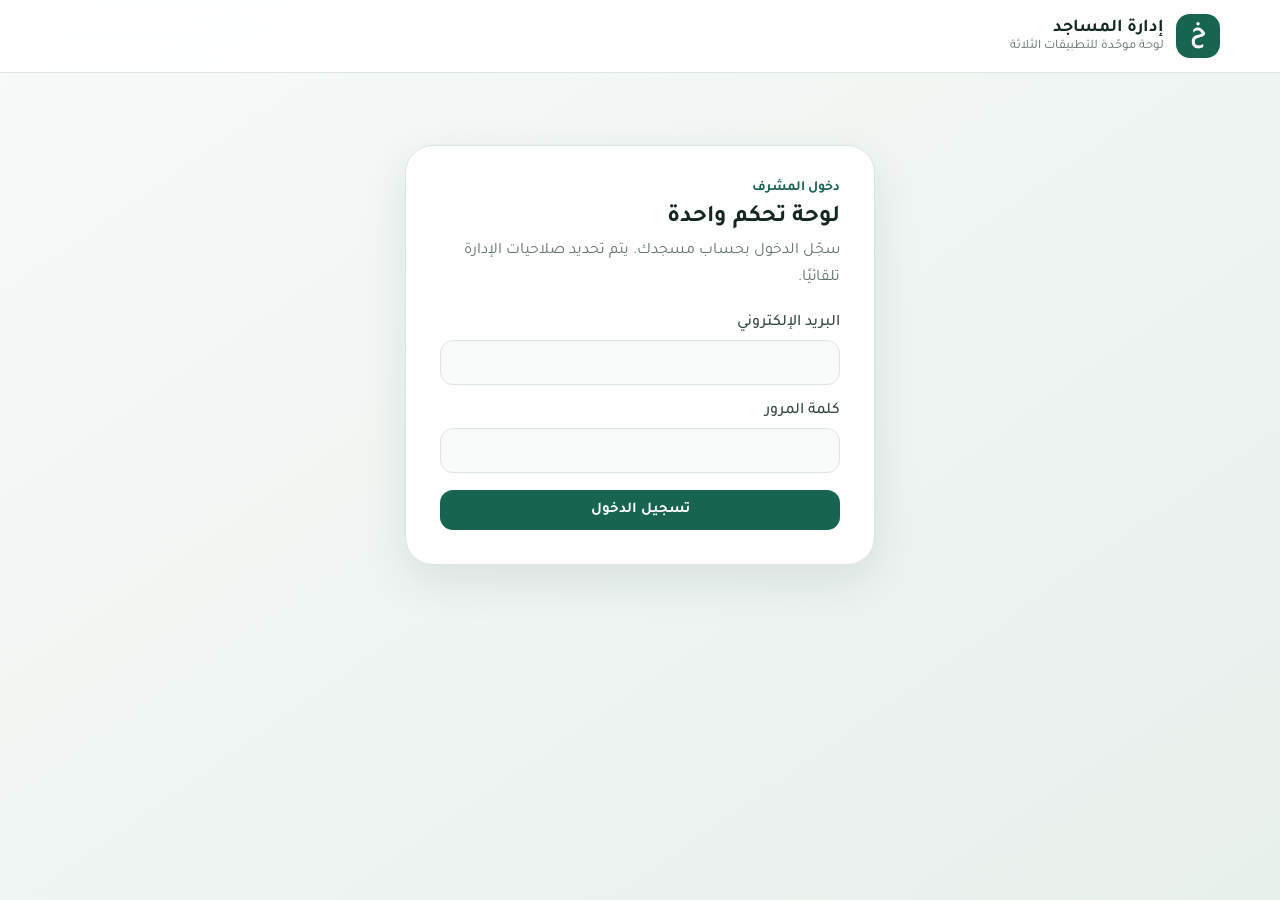
<file: admin/index.html>
<!doctype html>
<html lang="ar" dir="rtl">
<head>
  <meta charset="utf-8">
  <meta name="viewport" content="width=device-width,initial-scale=1,viewport-fit=cover">
  <meta http-equiv="Cache-Control" content="no-cache, no-store, must-revalidate">
  <meta name="theme-color" content="#133e36">
  <title>إدارة المساجد</title>
  <link rel="preconnect" href="https://fonts.googleapis.com">
  <link rel="preconnect" href="https://fonts.gstatic.com" crossorigin>
  <link href="https://fonts.googleapis.com/css2?family=Tajawal:wght@400;500;700&display=swap" rel="stylesheet">
  <link rel="stylesheet" href="styles.css?v=20260923-3">
</head>
<body>
  <header class="topbar">
    <div class="brand"><div class="brand-mark">خ</div><div><strong id="admin-mosque-name">إدارة المساجد</strong><small>لوحة موحّدة للتطبيقات الثلاثة</small></div></div>
    <button id="logout" class="button ghost hidden" type="button">تسجيل الخروج</button>
  </header>

  <main>
    <div id="notice" class="notice hidden" role="status"></div>
    <section id="login-view" class="auth-card">
      <div class="eyebrow">دخول المشرف</div>
      <h1>لوحة تحكم واحدة</h1>
      <p>سجّل الدخول بحساب مسجدك. يتم تحديد صلاحيات الإدارة تلقائيًا.</p>
      <form id="login-form" class="stack">
        <label>البريد الإلكتروني<input id="email" type="email" autocomplete="username" required></label>
        <label>كلمة المرور<input id="password" type="password" autocomplete="current-password" required></label>
        <button class="button primary" type="submit">تسجيل الدخول</button>
      </form>
    </section>

    <section id="dashboard" class="hidden">
      <p id="mosque-account" role="status"></p>
      <nav class="tabs" aria-label="أقسام الإدارة">
        <button class="tab active" data-tab="iqama" type="button">فترات الإقامة</button>
        <button class="tab" data-tab="prayer" type="button">تعديل الأذان</button>
        <button class="tab" data-tab="notification" type="button">إرسال إشعار</button>
        <button class="tab" data-tab="layout" type="button">تخصيص الشاشتين</button>
        <button class="tab" data-tab="calendar" type="button">جدول الشهر</button>
      </nav>

      <section id="tab-iqama" class="panel tab-panel">
        <div class="panel-head"><div><div class="eyebrow">جميع التطبيقات</div><h2>فترات أوقات الإقامة</h2><p>أنشئ عدة فترات لكل صلاة. يمنع النظام تداخل فترتين للصلاة نفسها.</p></div></div>
        <form id="iqama-form" class="editor-grid">
          <input id="iqama-id" type="hidden">
          <label>الصلاة<select id="iqama-prayer" required></select></label>
          <label>طريقة الحساب<select id="iqama-mode" required><option value="offset">بعد الأذان بدقائق</option><option value="fixed">وقت ثابت</option></select></label>
          <label id="iqama-value-label">عدد الدقائق<input id="iqama-value" inputmode="numeric" placeholder="10" required></label>
          <label>من تاريخ<input id="iqama-from" type="date" required></label>
          <label>إلى تاريخ<input id="iqama-to" type="date" required></label>
          <div class="form-actions"><button class="button primary" type="submit">حفظ الفترة</button><button id="iqama-cancel" class="button ghost hidden" type="button">إلغاء التعديل</button></div>
        </form>
        <div class="table-wrap"><table><thead><tr><th>الصلاة</th><th>القيمة</th><th>الفترة</th><th>الإجراءات</th></tr></thead><tbody id="iqama-rows"></tbody></table></div>
      </section>

      <section id="tab-prayer" class="panel tab-panel hidden">
        <div class="panel-head"><div><div class="eyebrow">جميع التطبيقات</div><h2>تعديل مواقيت الأذان</h2><p>يمكن تثبيت وقت صلاة خلال فترة، أو تقديم/تأخير وقت الجدول الأصلي بالدقائق.</p></div></div>
        <form id="prayer-form" class="editor-grid">
          <input id="prayer-id" type="hidden">
          <label>الصلاة<select id="prayer-prayer" required></select></label>
          <label>نوع التعديل<select id="prayer-mode" required><option value="offset">تقديم أو تأخير بالدقائق</option><option value="fixed">وقت ثابت</option></select></label>
          <label id="prayer-value-label">الدقائق (+ أو -)<input id="prayer-value" inputmode="numeric" placeholder="-5 أو 10" required></label>
          <label>من تاريخ<input id="prayer-from" type="date" required></label>
          <label>إلى تاريخ<input id="prayer-to" type="date" required></label>
          <div class="form-actions"><button class="button primary" type="submit">حفظ التعديل</button><button id="prayer-cancel" class="button ghost hidden" type="button">إلغاء التعديل</button></div>
        </form>
        <div class="warning">تعديلات الأذان تؤثر في التطبيق والويدجت والشاشتين، لذلك يتحقق النظام من ترتيب الصلوات قبل الحفظ.</div>
        <div class="table-wrap"><table><thead><tr><th>الصلاة</th><th>التعديل</th><th>الفترة</th><th>الإجراءات</th></tr></thead><tbody id="prayer-rows"></tbody></table></div>
      </section>

      <section id="tab-notification" class="panel tab-panel hidden">
        <div class="panel-head"><div><div class="eyebrow">تطبيق الهاتف</div><h2>إرسال إشعار للمستخدمين</h2><p>اكتب النص بالعربية والسويدية. يستلم كل مستخدم اللغة التي اختارها داخل التطبيق.</p></div></div>
        <form id="notification-form" class="stack">
          <div class="two-cols">
            <label>عنوان الإشعار بالعربية<input id="notification-title-ar" maxlength="120" required></label>
            <label>Rubrik på svenska<input id="notification-title-sv" maxlength="120" dir="ltr" required></label>
          </div>
          <div class="two-cols">
            <label>نص الإشعار بالعربية<textarea id="notification-body-ar" rows="5" maxlength="2000" required></textarea></label>
            <label>Meddelande på svenska<textarea id="notification-body-sv" rows="5" maxlength="2000" dir="ltr" required></textarea></label>
          </div>
          <div id="notification-preview" class="notification-preview hidden"></div>
          <div class="form-actions compact-actions">
            <button id="notification-preview-button" class="button ghost" type="button">معاينة</button>
            <button class="button primary" type="submit">إرسال الإشعار الآن</button>
          </div>
        </form>
        <div class="history-block"><h3>آخر الإشعارات</h3><div id="notification-history" class="history-list"></div></div>
      </section>

      <section id="tab-layout" class="panel tab-panel hidden">
        <div class="panel-head"><div><div class="eyebrow">تحكم آمن ومعاينة مباشرة</div><h2>تخصيص الشاشتين</h2><p>اختر الشاشة ثم اضغط على العنصر المطلوب داخل المعاينة؛ ستظهر أدوات ذلك العنصر فقط.</p></div></div>
        <div class="layout-toolbar">
          <label>الشاشة<select id="layout-screen"><option value="alkhaleel-mosken2">الشاشة الأفقية — alkhaleel-mosken2</option><option value="alkhaleel-mosken">الشاشة العمودية — alkhaleel-mosken</option></select></label>
          <div class="form-actions compact-actions"><button id="layout-reset" class="button ghost" type="button">استعادة العنصر</button><button id="layout-save" class="button primary" type="button">حفظ وتطبيق</button></div>
        </div>
        <div id="layout-selection-status" class="layout-selection-status">اضغط على أي عنصر داخل الشاشة المعروضة بالأسفل لتعديله.</div>
        <div id="layout-controls" class="layout-controls"></div>
        <div class="safe-save-note">تظهر المعاينة فورًا أثناء التحريك، لكن لن تُطبّق على الشاشات الفعلية حتى تضغط «حفظ وتطبيق».</div>
        <div id="layout-preview-shell" class="layout-preview-shell"><div id="layout-preview-stage" class="layout-preview-stage"><iframe id="layout-preview" title="معاينة الشاشة" loading="lazy"></iframe></div></div>
        <div id="screen-content-settings">
          <div class="section-divider"><div class="eyebrow">الشاشة الأفقية فقط</div><h3>نصوص الأخبار والشريط السفلي</h3></div>
          <form id="news-form" class="stack content-editor">
            <h3>الأخبار</h3>
            <div class="two-cols"><label>الخبر بالعربية<textarea id="news-ar" rows="7" maxlength="4000"></textarea></label><label>Nyhet på svenska<textarea id="news-sv" rows="7" maxlength="4000" dir="ltr"></textarea></label></div>
            <button class="button primary" type="submit">حفظ الأخبار فقط</button>
          </form>
          <form id="ticker-form" class="stack content-editor">
            <h3>الشريط السفلي</h3>
            <label>عنوان الشريط<input id="ticker-label" maxlength="100" placeholder="الأربعون النووية"></label>
            <label>نص الشريط المتحرك<textarea id="ticker-text" rows="5" maxlength="6000"></textarea></label>
            <button class="button primary" type="submit">حفظ الشريط فقط</button>
          </form>
          <div class="safe-save-note">حفظ الأخبار لا يغيّر الشريط، وحفظ الشريط لا يغيّر الأخبار.</div>
        </div>
      </section>

      <section id="tab-calendar" class="panel tab-panel hidden">
        <div class="panel-head"><div><div class="eyebrow">PDF وPNG</div><h2>إنشاء جدول مواقيت الشهر</h2><p>يختار النظام قالب 28 أو 29 أو 30 أو 31 يومًا تلقائيًا، ويستخدم المواقيت الفعلية بعد تطبيق تعديلات الأدمن.</p></div></div>
        <form id="calendar-form" class="calendar-editor">
          <label>الشهر<input id="calendar-month" type="month" required></label>
          <label>عنوان الشهر<input id="calendar-title" maxlength="80" required></label>
          <label>حجم خط الجدول <output id="calendar-font-size-output">30 px</output><input id="calendar-font-size" type="range" min="22" max="34" step="1" value="30"></label>
          <label class="wide-field">نص المربع الأيسر<textarea id="calendar-left-text" rows="4" maxlength="450" placeholder="اكتب النص الذي تريد ظهوره تحت عنوان الشهر"></textarea></label>
          <label class="wide-field">نص المربع الأيمن<textarea id="calendar-right-text" rows="5" maxlength="550" placeholder="اكتب إعلانًا أو معلومات إضافية"></textarea></label>
          <div class="form-actions calendar-actions">
            <button id="calendar-save-texts-button" class="button ghost" type="button">حفظ نصّي المربعين دائمًا</button>
            <button id="calendar-preview-button" class="button ghost" type="button">إنشاء المعاينة</button>
            <button id="calendar-png-button" class="button primary" type="button">تنزيل PNG</button>
            <button id="calendar-pdf-button" class="button primary" type="button">تنزيل PDF</button>
          </div>
        </form>
        <div class="calendar-note">تُلوّن أيام الجمعة تلقائيًا. النصان المحفوظان يبقيان كما هما في الزيارات القادمة حتى يغيّرهما المشرف ويحفظهما مجددًا.</div>
        <div id="calendar-preview-wrap" class="calendar-preview-wrap hidden"><canvas id="calendar-canvas" width="1414" height="2000" aria-label="معاينة جدول مواقيت الشهر"></canvas></div>
      </section>
    </section>
  </main>

  <div id="busy" class="busy hidden" aria-live="polite"><div class="spinner"></div><span>جارٍ التنفيذ…</span></div>
  <script src="supabase.js?v=20260923-2"></script>
  <script type="module" src="app.js?v=20261005-screens-1"></script>
</body>
</html>
</file>
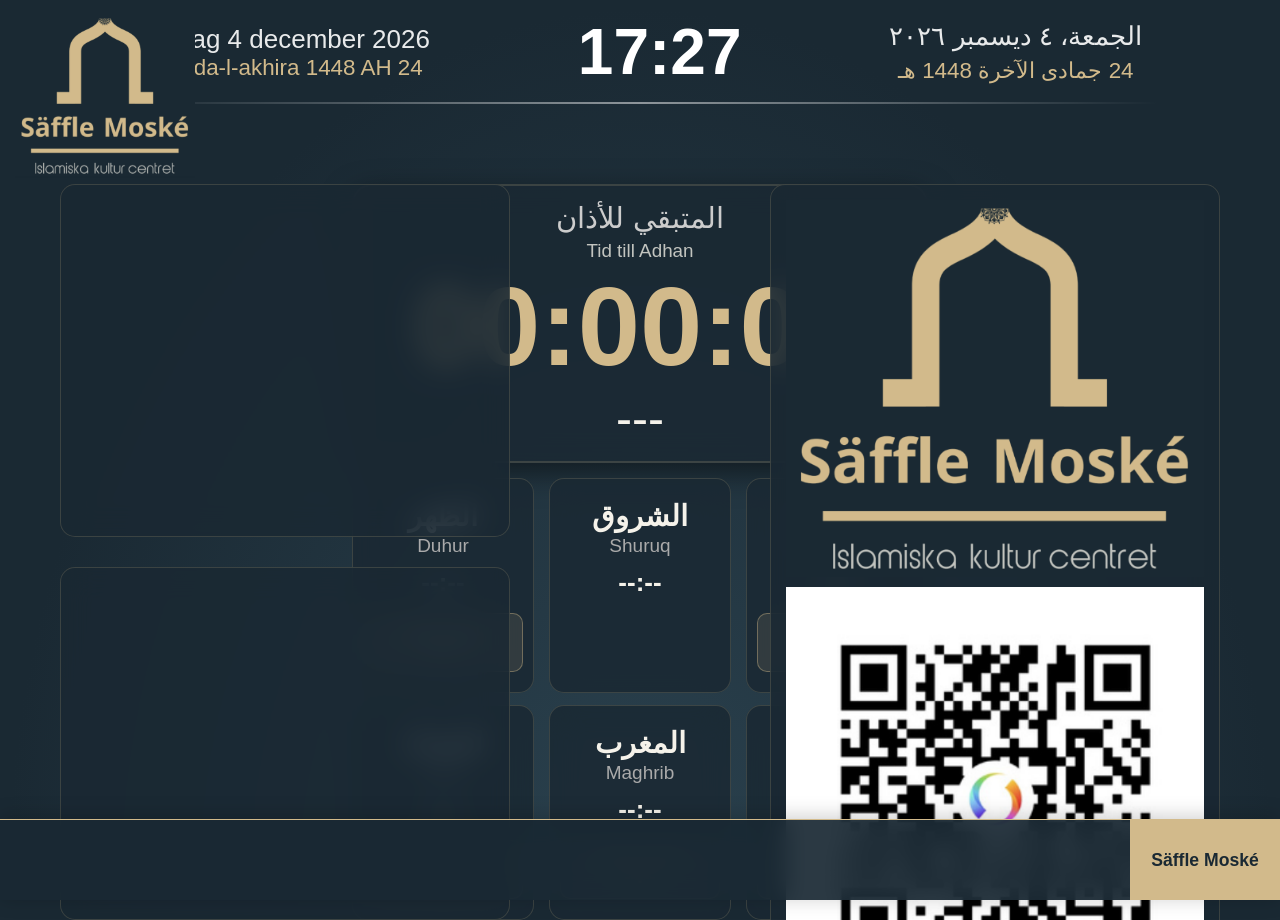
<file: saffle/landscape/index.html>
<!DOCTYPE html>
<html lang="ar" dir="rtl">
<head>
    <meta charset="UTF-8">
    <title>Säffle Moské — مواقيت مسجد الخليل</title>
    <style>
        :root { --logo-size:180px; --logo-x:15px; --logo-y:15px; --clock-font:64px; --date-font:26px; --countdown-font:112px; --countdown-label-font:29px; --next-prayer-font:48px; --prayer-name-font:29px; --swedish-name-font:19px; --prayer-time-font:26px; --iqama-label-font:13px; --iqama-time-font:19px; --header-offset:0px; --countdown-offset:80px; --cards-offset:15px; --cards-width:45%; --card-gap:15px; --news-font:19px; --side-width:450px; --side-x:60px; --ticker-font:32px; --ticker-height:80px; }
        body { margin: 0; padding: 0; background: url('3.png') no-repeat center center fixed; background-size: cover; color: #fff; font-family: 'Segoe UI', Tahoma, sans-serif; height: 100vh; overflow: hidden; display: flex; flex-direction: column; align-items: center; }
        #prayer-overlay { position: fixed; top: 0; left: 0; width: 100%; height: 100%; background-color: #004d00; z-index: 100; display: none; flex-direction: column; justify-content: center; align-items: center; text-align: center; }
        .top-left-logo { position: fixed; top: var(--logo-y); left: var(--logo-x); z-index: 10; }
        .top-left-logo img { width: var(--logo-size); height: auto; filter: drop-shadow(0 0 8px rgba(0,0,0,0.7)); }
        .cards-and-side { display: flex; flex-direction: row; align-items: stretch; gap: var(--card-gap); margin: var(--cards-offset) auto 15px; width: var(--cards-width); }
        .left-side-cards { position: fixed; left: var(--side-x); display: flex; flex-direction: column; width: var(--side-width); gap: 30px; }
        .left-side-cards .prayer-card { flex: 1; justify-content: center; align-items: center; padding: 15px 12px; text-align: center; font-size: var(--news-font); line-height: 1.7; color: #fff; }
        .right-side-images { position: fixed; right: var(--side-x); display: flex; flex-direction: column; width: var(--side-width); }
        .right-side-images .prayer-card { flex: 1; justify-content: center; align-items: center; padding: 15px; gap: 10px; }
        .right-side-images img { width: 100%; height: auto; object-fit: contain; }
        .timer-wrapper { display: flex; align-items: center; justify-content: center; gap: 20px; margin-top: var(--countdown-offset); width: var(--cards-width); }
        .header-top { width: 90%; display: flex; justify-content: space-around; align-items: center; padding: 15px 0; margin-top:var(--header-offset); font-size: 1.8rem; color: #ffffff; background: transparent; backdrop-filter: none; -webkit-backdrop-filter: none; position: relative; }
        .header-top::after { content: ""; position: absolute; bottom: 0; left: 5%; width: 90%; height: 2px; background: linear-gradient(to right, transparent, rgba(255,255,255,0.5), transparent); }
        #clock { font-size: var(--clock-font); font-weight: 700; text-align: center; }
        #date-ar, #date-se { font-size: var(--date-font); opacity: 0.9; }
        .prayer-cards-container { display: flex; flex-direction: column; gap: 12px; flex: 1; }
        .prayer-row { display: flex; justify-content: center; gap: var(--card-gap); width: 100%; }
        .prayer-row .prayer-card { flex: 1; }
        .prayer-card { background: rgba(25,35,40,0.5); border-radius: 15px; padding: 20px 10px; flex: 1; min-width: 150px; text-align: center; border: 1px solid rgba(255,255,255,0.0); backdrop-filter: blur(15px); -webkit-backdrop-filter: blur(15px); display: flex; flex-direction: column; transition: all 0.4s ease; }
        .prayer-name { color: #ffffff; font-size: var(--prayer-name-font); font-weight: bold; margin-bottom: 2px; }
        .swedish-name { color: #aaa; font-size: var(--swedish-name-font); margin-bottom: 10px; text-transform: capitalize; }
        .prayer-time { color: #ffffff; font-size: var(--prayer-time-font); font-weight: bold; margin-bottom: 15px; }
        .iqama-box { background: rgba(255,202,40,0.1); border: 1px solid rgba(255,202,40,0.3); padding: 10px 5px; border-radius: 10px; margin-top: auto; }
        .iqama-label { color: #ffca28; font-size: var(--iqama-label-font); display: block; opacity: 0.8; }
        .iqama-time { color: #ffca28; font-size: var(--iqama-time-font); font-weight: bold; }
        .active-card { border: 2px solid #ffca28 !important; box-shadow: 0 0 25px rgba(255,202,40,0.5); transform: translateY(-10px); background: rgba(40,50,55,0.7) !important; }
        .countdown-time { font-size: var(--countdown-font); font-weight: bold; color: #ffca28; font-family: sans-serif; text-shadow: 0 0 20px rgba(255,202,40,0.3); }
        #timer-label { font-size:var(--countdown-label-font)!important; }
        #timer-prayer-name { font-size:var(--next-prayer-font)!important; }
        .swedish-text { display: block; font-size: 0.65em; color: #969fa3; margin-top: 5px; }
        .countdown-container { background: rgba(25,35,40,0.5); border: 2px solid rgba(255,202,40,0); border-radius: 20px; padding: 15px 40px; text-align: center; backdrop-filter: blur(15px); -webkit-backdrop-filter: blur(15px); box-shadow: 0 10px 30px rgba(0,0,0,0.5); margin-top: 20px; width: 45%; max-width: 1000px; min-width: 400px; transition: all 0.5s ease; }
        .iqama-blink { animation: blinker 2.8s infinite; }
        @keyframes blinker { 50% { background-color: rgba(1,0,0,0.5); } }
        .bottom-center-logo { position: fixed; bottom: 120px; left: 50%; transform: translateX(-50%); z-index: 5; text-align: center; }
        .ticker-bar { position: fixed; bottom: 0; left: 0; width: 100%; background: rgba(255,255,255,0.15); backdrop-filter: blur(12px); -webkit-backdrop-filter: blur(12px); border-top: 1px solid rgba(255,255,255,0.3); display: flex; flex-direction: column; overflow: hidden; z-index: 50; box-shadow: 0 -2px 20px rgba(0,0,0,0.2); }
        .ticker-row { display: flex; align-items: center; height: var(--ticker-height); overflow: hidden; }
        .ticker-label { flex-shrink: 0; background: rgba(255,202,40,0.85); color: #1a1a1a; font-weight: bold; font-size: 1.1rem; padding: 0 20px; height: 100%; display: flex; align-items: center; white-space: nowrap; min-width: 110px; justify-content: center; }
        .ticker-track { flex: 1; overflow: hidden; position: relative; height: var(--ticker-height); }
        .ticker-inner { position: absolute; top: 0; left: 0; white-space: nowrap; font-size: var(--ticker-font); line-height: var(--ticker-height); text-shadow: 0 1px 4px rgba(0,0,0,0.5); will-change: transform; }
    </style>
<link rel="stylesheet" href="theme.css?v=20261005-1"></head>
<body>

    <div class="top-left-logo">
        <img src="logo.png" alt="Logo" onerror="this.style.display='none'">
    </div>

    <div id="prayer-overlay">
        <h1 style="font-size:6rem;margin:0;text-align:center;">أقيمت الصلاة</h1>
        <p style="font-size:3rem;text-align:center;">الرجاء إغلاق الهاتف</p>
        <p style="font-size:1.5rem;color:#ccc;text-align:center;">Stäng av mobilen</p>
    </div>

    <div class="header-top">
        <div style="display:flex;flex-direction:column;align-items:center;">
            <div id="date-ar">---</div>
            <div id="date-hijri" style="font-size:1.4rem;color:#ffca28;margin-top:5px;">---</div>
        </div>
        <div id="clock">00:00</div>
        <div style="display:flex;flex-direction:column;align-items:center;">
            <div id="date-se">---</div>
            <div id="date-hijri-se" style="font-size:1.4rem;color:#ffca28;">---</div>
        </div>
    </div>

    <div class="timer-wrapper">
        <div class="countdown-container" id="timer-box" style="margin-top:0;flex:1;">
            <div id="timer-label" style="font-size:1.8rem;color:#ccc;text-align:center;">
                المتبقي للأذان <span class="swedish-text">Tid till Adhan</span>
            </div>
            <div class="countdown-time" id="timer">00:00:00</div>
            <div id="timer-prayer-name" style="font-size:3rem;text-align:center;">---</div>
        </div>
    </div>

    <div class="cards-and-side">
        <div class="prayer-cards-container" id="prayer-cards">
            <div class="prayer-row">
                <div class="prayer-card" id="card-fajr">
                    <div class="prayer-name">الفجر</div>
                    <div class="swedish-name">Fajr</div>
                    <div class="prayer-time" id="fajr-time">--:--</div>
                    <div class="iqama-box">
                        <span class="iqama-label">الإقامة Iqama</span>
                        <span class="iqama-time" id="fajr-iqama">--:--</span>
                    </div>
                </div>
                <div class="prayer-card" id="card-shuruq">
                    <div class="prayer-name">الشروق</div>
                    <div class="swedish-name">Shuruq</div>
                    <div class="prayer-time" id="shuruq-time">--:--</div>
                </div>
                <div class="prayer-card" id="card-duhur">
                    <div class="prayer-name">الظهر</div>
                    <div class="swedish-name">Duhur</div>
                    <div class="prayer-time" id="duhur-time">--:--</div>
                    <div class="iqama-box">
                        <span class="iqama-label">الإقامة Iqama</span>
                        <span class="iqama-time" id="duhur-iqama">--:--</span>
                    </div>
                </div>
            </div>
            <div class="prayer-row">
                <div class="prayer-card" id="card-asr">
                    <div class="prayer-name">العصر</div>
                    <div class="swedish-name">Asr</div>
                    <div class="prayer-time" id="asr-time">--:--</div>
                    <div class="iqama-box">
                        <span class="iqama-label">الإقامة Iqama</span>
                        <span class="iqama-time" id="asr-iqama">--:--</span>
                    </div>
                </div>
                <div class="prayer-card" id="card-maghrib">
                    <div class="prayer-name">المغرب</div>
                    <div class="swedish-name">Maghrib</div>
                    <div class="prayer-time" id="maghrib-time">--:--</div>
                    <div class="iqama-box">
                        <span class="iqama-label">الإقامة Iqama</span>
                        <span class="iqama-time" id="maghrib-iqama">--:--</span>
                    </div>
                </div>
                <div class="prayer-card" id="card-ishâ">
                    <div class="prayer-name">العشاء</div>
                    <div class="swedish-name">Ishâ</div>
                    <div class="prayer-time" id="ishâ-time">--:--</div>
                    <div class="iqama-box">
                        <span class="iqama-label">الإقامة Iqama</span>
                        <span class="iqama-time" id="ishâ-iqama">--:--</span>
                    </div>
                </div>
            </div>
        </div>
    </div>

    <div class="left-side-cards" id="left-cards">
        <div class="prayer-card" id="left-card-top">
            <p style="margin:0;white-space:pre-line;"></p>
        </div>
        <div class="prayer-card" id="left-card-bottom" style="font-size:1.2rem;direction:ltr;text-align:left;">
            <p style="margin:0;white-space:pre-line;"></p>
        </div>
    </div>

    <div class="right-side-images" id="right-img-card">
        <div class="prayer-card" style="flex:1;justify-content:center;align-items:center;padding:15px;gap:10px;">
            <img src="logo.png" alt="4" onerror="this.style.display='none'">
            <img src="swish.png" alt="5" onerror="this.style.display='none'">
        </div>
    </div>

    <div class="ticker-bar">
        <div class="ticker-row">
            <div class="ticker-label">Säffle Moské</div>
            <div class="ticker-track" id="track-ar">
                <div class="ticker-inner" id="ticker-ar" style="color:#fff;"></div>
            </div>
        </div>
    </div>

    <script>
        var arText = '';

        function startTicker(elId, text, speed, dir) {
            var el = document.getElementById(elId);
            if (!el) return;
            if (el._tickerFrame) cancelAnimationFrame(el._tickerFrame);
            if (el._tickerMeasure) clearTimeout(el._tickerMeasure);
            if (!String(text || '').trim()) { el.textContent = ''; el.style.transform = ''; return; }
            el.textContent = text + text;
            var pos = 0, half = 0, lastTick = 0;
            function measure() {
                half = el.scrollWidth / 2;
                if (half === 0) { el._tickerMeasure = setTimeout(measure, 100); return; }
                pos = dir === 'ltr' ? -half : 0;
                tick();
            }
            function tick(timestamp) {
                if (document.hidden) { lastTick = 0; el._tickerFrame = requestAnimationFrame(tick); return; }
                const step = lastTick && timestamp ? Math.min((timestamp - lastTick) / 16.6667, 3) : 1;
                lastTick = timestamp || 0;
                if (dir === 'ltr') { pos += speed * step; if (pos >= 0) pos = -half; }
                else { pos -= speed * step; if (pos <= -half) pos = 0; }
                el.style.transform = 'translateX(' + pos + 'px)';
                el._tickerFrame = requestAnimationFrame(tick);
            }
            measure();
        }
        window.addEventListener('load', function() { startTicker('ticker-ar', arText, 1, 'ltr'); });
    </script>

    <script>
                const prayerData = [];

        const iqamaOffsets = { Fajr: 10, Duhur: 10, Asr: 10, Maghrib: 5, 'Ishâ': 10 };
        const labels = {
            Fajr:    { ar: "الفجر",  sv: "Fajr" },
            Shuruq:  { ar: "الشروق", sv: "Shuruq" },
            Duhur:   { ar: "الظهر",  sv: "Duhur" },
            Asr:     { ar: "العصر",  sv: "Asr" },
            Maghrib: { ar: "المغرب", sv: "Maghrib" },
            'Ishâ':  { ar: "العشاء", sv: "Ishâ" }
        };
        let nextPrayerNameGlobal = "";

        // ============================================================
        // ★ دوال الفترة الصيفية (23 أبريل → 15 أغسطس)
        // ============================================================

        /** هل التاريخ المعطى يقع ضمن فترة الصيف؟ */
        function isSummerPeriod(date) {
            const m = date.getMonth() + 1; // 1-12
            const d = date.getDate();
            const afterApr24 = (m > 4) || (m === 4 && d >= 23);
            const beforeAug15 = (m < 8) || (m === 8 && d <= 15);
            return afterApr24 && beforeAug15;
        }

        /** أضف دقائق إلى نص وقت "HH:MM" وأرجع نصاً جديداً */
        function addMinutes(timeStr, mins) {
            const [h, m] = timeStr.split(':').map(Number);
            const total = h * 60 + m + mins;
            return String(Math.floor(total / 60) % 24).padStart(2, '0') + ':' +
                   String(total % 60).padStart(2, '0');
        }

        /**
         * أرجع بيانات اليوم مع تطبيق قواعد الصيف إن لزم:
         *   - العشاء = المغرب + 60 دقيقة
         *   - الفجر  = الشروق + 90 دقيقة
         */
        function getAdjustedTodayData() { return getTodayData(); }

        /**
         * أوفست الإقامة حسب الفترة:
         *   الصيف  → فجر+15، مغرب+0، عشاء+0
         *   عادي  → فجر+10، مغرب+5،  عشاء+10
         */
        function getIqamaOffsets() {
            return isSummerPeriod(new Date())
                ? { Fajr: 15, Duhur: 10, Asr: 10, Maghrib: 5, 'Ishâ': 5 }
                : { Fajr: 10, Duhur: 10, Asr: 10, Maghrib: 5, 'Ishâ': 10 };
        }

        const remotePrayerKeys = { Fajr:'fajr', Duhur:'dhuhr', Asr:'asr', Maghrib:'maghrib', 'Ishâ':'isha' };
        function getIqamaTime(day, prayer) {
            const date = day.Datum.slice(0,10);
            const rule = (window.alkhaleelIqamaRules || []).find(r =>
                r.prayer === remotePrayerKeys[prayer] && r.valid_from <= date && r.valid_to >= date);
            if (rule?.mode === 'fixed') return String(rule.value).slice(0,5);
            const minutes = rule?.mode === 'offset' ? Number(rule.value) : 0;
            return calculateIqamaTime(day[prayer], minutes);
        }

        function getTodayData() {
            const now = new Date();
            const s = now.getFullYear() + "-" + String(now.getMonth()+1).padStart(2,'0') + "-" + String(now.getDate()).padStart(2,'0') + " 00:00:00";
            return prayerData.find(d => d.Datum === s);
        }

        function parseDateTime(dateObj, timeStr) {
            const [year, month, day] = dateObj.Datum.split(' ')[0].split('-');
            const [hours, minutes] = timeStr.split(':');
            return new Date(year, month - 1, day, hours, minutes, 0);
        }

        function calculateIqamaTime(timeStr, offsetMin) {
            if (!timeStr || timeStr === "-") return "-";
            const [hours, minutes] = timeStr.split(':').map(Number);
            const date = new Date();
            date.setHours(hours, minutes + offsetMin, 0);
            return date.getHours().toString().padStart(2,'0') + ":" + date.getMinutes().toString().padStart(2,'0');
        }

        let lastClockMinute = '';
        function updateClock() {
            const now = new Date();
            const minuteKey = Math.floor(now.getTime() / 60000);
            if (lastClockMinute === minuteKey) return;
            lastClockMinute = minuteKey;
            document.getElementById('clock').innerText =
                now.toLocaleTimeString('en-GB', { hour:'2-digit', minute:'2-digit', hour12:false });

            const optAr = { weekday:'long', day:'numeric', month:'long', year:'numeric' };
            document.getElementById('date-ar').innerText =
                now.toLocaleDateString('ar-EG', optAr);

            const optHijAr = { calendar:'islamic-umalqura', day:'numeric', month:'long', year:'numeric' };
            document.getElementById('date-hijri').innerText =
                now.toLocaleDateString('ar-SA-u-nu-latn', optHijAr);

            let sv = now.toLocaleDateString('sv-SE',
                { weekday:'long', day:'numeric', month:'long', year:'numeric' });
            document.getElementById('date-se').innerText = sv.charAt(0).toUpperCase() + sv.slice(1);

            let hijSv = now.toLocaleDateString('sv-SE',
                { calendar:'islamic-umalqura', day:'numeric', month:'long', year:'numeric' });
            document.getElementById('date-hijri-se').innerText =
                hijSv.charAt(0).toUpperCase() + hijSv.slice(1);
        }

        // ============================================================
        // تحديث البطاقات
        // ============================================================


        const screenValueCache = new WeakMap();
        function writeScreenValue(element, property, value) {
            if (!element) return;
            let values = screenValueCache.get(element);
            if (!values) { values = {}; screenValueCache.set(element, values); }
            if (values[property] === value) return;
            values[property] = value;
            element[property] = value;
        }

        function renderTable() {
            const times   = getAdjustedTodayData();
            if (!times) return;

            for (let key in labels) {
                const id      = key.toLowerCase();
                const timeEl  = document.getElementById(id + '-time');
                const iqamaEl = document.getElementById(id + '-iqama');
                const cardEl  = document.getElementById('card-' + id);

                writeScreenValue(timeEl, 'textContent', times[key] || '--:--');

                if (iqamaEl) {
                    writeScreenValue(iqamaEl, 'textContent', (key === 'Shuruq') ? '-' : getIqamaTime(times, key));
                }

                if (cardEl) {
                    const active = labels[key].ar === nextPrayerNameGlobal;
                    if (cardEl.classList.contains('active-card') !== active) {
                        cardEl.classList.toggle('active-card', active);
                    }
                }
            }
        }

        function updateTimer() {
            const now     = new Date();
            const todayData = getAdjustedTodayData();   // ← مُعدَّل
            if (!todayData) return;

            const prayers = [
                { k:'Fajr',   n:labels.Fajr.ar,    t:todayData.Fajr,    sv:labels.Fajr.sv,    data:todayData },
                { k:'Duhur',  n:labels.Duhur.ar,   t:todayData.Duhur,   sv:labels.Duhur.sv,   data:todayData },
                { k:'Asr',    n:labels.Asr.ar,     t:todayData.Asr,     sv:labels.Asr.sv,     data:todayData },
                { k:'Maghrib',n:labels.Maghrib.ar, t:todayData.Maghrib, sv:labels.Maghrib.sv, data:todayData },
                { k:'Ishâ',   n:labels['Ishâ'].ar, t:todayData['Ishâ'], sv:labels['Ishâ'].sv, data:todayData }
            ];

            let target = null, nameAr = "", nameSv = "", mode = "";
            const overlay = document.getElementById('prayer-overlay');

            for (let p of prayers) {
                const pTime    = parseDateTime(p.data, p.t);
                let iTime = parseDateTime(p.data, getIqamaTime(p.data,p.k));
                if (p.k === 'Ishâ' && iTime < pTime) iTime.setDate(iTime.getDate()+1);
                const endGreen = new Date(iTime.getTime() + 5 * 60000);

                if (now >= iTime && now < endGreen) { overlay.style.display = 'flex'; return; }
                if (now < pTime) { target = pTime; nameAr = p.n; nameSv = p.sv; mode = "اذان";  break; }
                if (now < iTime) { target = iTime; nameAr = p.n; nameSv = p.sv; mode = "اقامة"; break; }
            }

            // إذا انتهت صلوات اليوم → فجر الغد
            if (!target) {
                const tmr = new Date(); tmr.setDate(now.getDate() + 1);
                const tStr = tmr.getFullYear() + "-" +
                             String(tmr.getMonth()+1).padStart(2,'0') + "-" +
                             String(tmr.getDate()).padStart(2,'0') + " 00:00:00";
                const tData = prayerData.find(d => d.Datum === tStr);
                if (tData) {
                    target = parseDateTime(tData, tData.Fajr);
                    nameAr = labels.Fajr.ar; nameSv = labels.Fajr.sv; mode = "اذان";
                }
            }

            overlay.style.display = 'none';
            if (target) {
                nextPrayerNameGlobal = nameAr;
                const diff = target - now;
                const hh = String(Math.floor(diff / 3600000)).padStart(2,'0');
                const mm = String(Math.floor((diff % 3600000) / 60000)).padStart(2,'0');
                const ss = String(Math.floor((diff % 60000) / 1000)).padStart(2,'0');
                writeScreenValue(document.getElementById('timer'), 'textContent', `${hh}:${mm}:${ss}`);
                writeScreenValue(document.getElementById('timer-label'), 'innerHTML', (mode === "اذان" ? "المتبقي للأذان" : "المتبقي للإقامة") +
                    ` <span class="swedish-text">${mode === "اذان" ? "Tid till Adhan" : "Tid till Iqama"}</span>`);
                writeScreenValue(document.getElementById('timer-prayer-name'), 'innerHTML', `${nameAr} <span class="swedish-text">${nameSv}</span>`);
                writeScreenValue(document.getElementById('timer-box'), 'className', "countdown-container" + (mode === "اقامة" ? " iqama-blink" : ""));
            }
        }


        setInterval(() => { updateClock(); updateTimer(); renderTable(); }, 1000);
        updateClock(); updateTimer(); renderTable();

        function positionRightCard() {
            const timerBox = document.getElementById('timer-box');
            const cardFajr = document.getElementById('card-fajr');
            const cardAsr  = document.getElementById('card-asr');
            const rightCard = document.getElementById('right-img-card');
            if (!timerBox || !cardFajr || !cardAsr || !rightCard) return;
            const tRect = timerBox.getBoundingClientRect();
            const aRect = cardAsr.getBoundingClientRect();
            const top = tRect.top + window.scrollY;
            rightCard.style.top    = top + 'px';
            rightCard.style.height = (aRect.bottom + window.scrollY - top) + 'px';
        }
        positionRightCard();
        window.addEventListener('resize', positionRightCard);

        function positionLeftCards() {
            const timerBox  = document.getElementById('timer-box');
            const cardAsr   = document.getElementById('card-asr');
            const leftCards = document.getElementById('left-cards');
            if (!timerBox || !cardAsr || !leftCards) return;
            const tRect = timerBox.getBoundingClientRect();
            const aRect = cardAsr.getBoundingClientRect();
            const top = tRect.top + window.scrollY;
            leftCards.style.top    = top + 'px';
            leftCards.style.height = (aRect.bottom + window.scrollY - top) + 'px';
        }
        positionLeftCards();
        window.addEventListener('resize', positionLeftCards);
    </script>

    <script src="../../config.js"></script>
    <script src="screen-layout.js?v=20260923-2"></script>
    <script src="remote-data.js?v=20261005-1"></script>
</body>
</html>
</file>
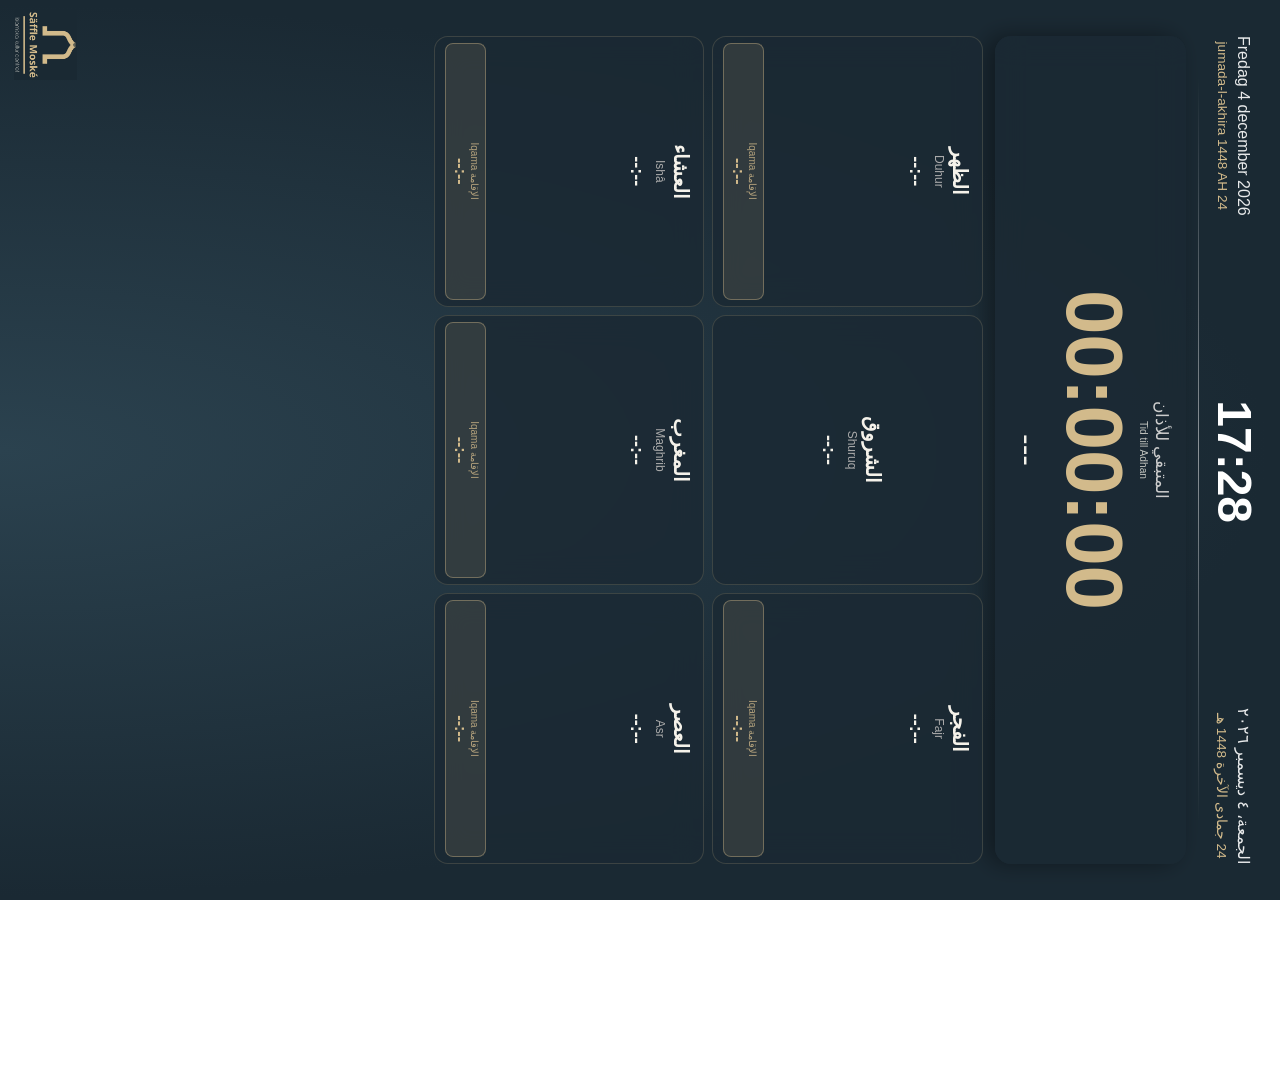
<file: saffle/portrait/index.html>
<!DOCTYPE html>
<html lang="ar" dir="rtl">
<head>
    <meta charset="UTF-8">
    <title>Säffle Moské — مواقيت مسجد الخليل</title>
    <style>
        :root { --logo-size:70px; --logo-x:10px; --logo-y:10px; --clock-font:48px; --date-font:16px; --countdown-font:80px; --countdown-label-font:17px; --next-prayer-font:32px; --prayer-name-font:20px; --swedish-name-font:12px; --prayer-time-font:18px; --iqama-label-font:10px; --iqama-time-font:16px; --header-offset:8px; --countdown-offset:12px; --cards-offset:12px; --cards-width:92%; --card-gap:8px; }
        * { box-sizing: border-box; }

        html, body {
            margin: 0; padding: 0;
            width: 100vw; height: 100vh;
            background: #0a2a2a;
            display: flex;
            justify-content: center;
            align-items: center;
            font-family: 'Segoe UI', Tahoma, sans-serif;
            color: #fff;
            overflow: hidden;
        }

        .portrait-wrapper {
            position: relative;
            width: 100vh;
            height: 100vw;
            background: url('3.png') no-repeat center center;
            background-size: cover;
            display: flex;
            flex-direction: column;
            align-items: center;
            overflow: hidden;
            transform: rotate(90deg);
            transform-origin: center;
        }

        #prayer-overlay {
            position: absolute; top: 0; left: 0; width: 100%; height: 100%;
            background-color: #004d00; z-index: 100; display: none;
            flex-direction: column; justify-content: center; align-items: center; text-align: center;
        }

        .top-left-logo {
            position: absolute;
            bottom: var(--logo-y); left: var(--logo-x); z-index: 10;
        }
        .top-left-logo img { width: var(--logo-size); height: auto; filter: drop-shadow(0 0 8px rgba(0,0,0,0.7)); }

        .header-top {
            width: 92%;
            display: flex;
            justify-content: space-between;
            align-items: center;
            padding: 14px 0 12px;
            color: #fff;
            background: transparent;
            position: relative;
            margin-top: var(--header-offset);
        }
        .header-top::after {
            content: "";
            position: absolute;
            bottom: 0; left: 5%; width: 90%; height: 1.5px;
            background: linear-gradient(to right, transparent, rgba(255,255,255,0.5), transparent);
        }
        #clock { font-size: var(--clock-font); font-weight: 700; text-align: center; line-height: 1; }
        #date-ar, #date-se { font-size: var(--date-font); opacity: 0.9; }
        #date-hijri, #date-hijri-se { font-size: 0.85rem; color: #ffca28; margin-top: 4px; }
        .date-col { display: flex; flex-direction: column; align-items: center; }

        /* NOTE: backdrop-filter (blur) removed for performance on low-power screens.
           It was forcing the GPU to recomposite a blurred layer every second
           (since the clock/timer text inside changes every second), which is
           very expensive and caused the page to slow down / freeze over time.
           Replaced with a plain, slightly darker semi-transparent background
           to keep a similar look without the cost. */
        .countdown-container {
            background: rgba(15, 22, 26, 0.75);
            border-radius: 16px;
            padding: 14px 20px;
            text-align: center;
            box-shadow: 0 8px 24px rgba(0,0,0,0.4);
            width: var(--cards-width);
            margin-top: var(--countdown-offset);
            transition: background-color 0.5s ease;
        }
        #timer-label { font-size: var(--countdown-label-font)!important; color: #ccc; }
        .countdown-time {
            font-size: var(--countdown-font);
            font-weight: bold;
            color: #ffca28;
            font-family: sans-serif;
            text-shadow: 0 0 20px rgba(255,202,40,0.3);
            line-height: 1.1;
        }
        #timer-prayer-name { font-size: var(--next-prayer-font)!important; margin-top: 4px; }
        .swedish-text { display: block; font-size: 0.6em; color: #969fa3; margin-top: 2px; }

        .prayer-cards-container {
            display: flex;
            flex-direction: column;
            gap: var(--card-gap);
            width: var(--cards-width);
            margin-top: var(--cards-offset);
            padding-bottom: 12px;
        }
        .prayer-row {
            display: flex;
            gap: var(--card-gap);
            width: 100%;
        }
        .prayer-card {
            background: rgba(15, 22, 26, 0.7);
            border-radius: 14px;
            padding: 10px 6px;
            flex: 1;
            aspect-ratio: 1 / 1;
            text-align: center;
            border: 1px solid rgba(255,255,255,0.05);
            display: flex;
            flex-direction: column;
            justify-content: center;
            transition: background-color 0.4s ease, transform 0.4s ease, box-shadow 0.4s ease;
        }
        .prayer-name { color: #fff; font-size: var(--prayer-name-font); font-weight: bold; margin-bottom: 2px; }
        .swedish-name { color: #aaa; font-size: var(--swedish-name-font); margin-bottom: 6px; text-transform: capitalize; }
        .prayer-time { color: #fff; font-size: var(--prayer-time-font); font-weight: bold; margin-bottom: 8px; }

        .iqama-box {
            background: rgba(255, 202, 40, 0.1);
            border: 1px solid rgba(255, 202, 40, 0.3);
            padding: 5px 4px;
            border-radius: 8px;
            margin-top: auto;
        }
        .iqama-label { color: #ffca28; font-size: var(--iqama-label-font); display: block; opacity: 0.8; }
        .iqama-time { color: #ffca28; font-size: var(--iqama-time-font); font-weight: bold; }

        .active-card {
            border: 2px solid #ffca28 !important;
            box-shadow: 0 0 20px rgba(255, 202, 40, 0.5);
            transform: translateY(-4px);
            background: rgba(40, 50, 55, 0.85) !important;
        }

        .iqama-blink { animation: blinker 2.8s infinite; }
        @keyframes blinker { 50% { background-color: rgba(1, 0, 0, 0.5); } }
    </style>
<link rel="stylesheet" href="theme.css?v=20261005-1"></head>
<body>
<div class="portrait-wrapper">

    <div class="top-left-logo">
        <img src="logo.png" alt="Logo" onerror="this.style.display='none'">
    </div>

    <div id="prayer-overlay">
        <h1 style="font-size: 4rem; margin: 0; text-align: center;">أقيمت الصلاة</h1>
        <p style="font-size: 2rem; text-align: center;">الرجاء إغلاق الهاتف</p>
        <p style="font-size: 1.2rem; color: #ccc; text-align: center;">Stäng av mobilen</p>
    </div>

    <div class="header-top">
        <div class="date-col">
            <div id="date-ar">---</div>
            <div id="date-hijri">---</div>
        </div>
        <div id="clock">00:00</div>
        <div class="date-col">
            <div id="date-se">---</div>
            <div id="date-hijri-se">---</div>
        </div>
    </div>

    <div class="countdown-container" id="timer-box">
        <div id="timer-label">المتبقي للأذان <span class="swedish-text">Tid till Adhan</span></div>
        <div class="countdown-time" id="timer">00:00:00</div>
        <div id="timer-prayer-name" style="font-size: 2rem; text-align: center;">---</div>
    </div>

    <div class="prayer-cards-container" id="prayer-cards">
        <div class="prayer-row">
            <div class="prayer-card" id="card-fajr">
                <div class="prayer-name">الفجر</div>
                <div class="swedish-name">Fajr</div>
                <div class="prayer-time" id="fajr-time">--:--</div>
                <div class="iqama-box">
                    <span class="iqama-label">الإقامة Iqama</span>
                    <span class="iqama-time" id="fajr-iqama">--:--</span>
                </div>
            </div>
            <div class="prayer-card" id="card-shuruq">
                <div class="prayer-name">الشروق</div>
                <div class="swedish-name">Shuruq</div>
                <div class="prayer-time" id="shuruq-time">--:--</div>
            </div>
            <div class="prayer-card" id="card-duhur">
                <div class="prayer-name">الظهر</div>
                <div class="swedish-name">Duhur</div>
                <div class="prayer-time" id="duhur-time">--:--</div>
                <div class="iqama-box">
                    <span class="iqama-label">الإقامة Iqama</span>
                    <span class="iqama-time" id="duhur-iqama">--:--</span>
                </div>
            </div>
        </div>
        <div class="prayer-row">
            <div class="prayer-card" id="card-asr">
                <div class="prayer-name">العصر</div>
                <div class="swedish-name">Asr</div>
                <div class="prayer-time" id="asr-time">--:--</div>
                <div class="iqama-box">
                    <span class="iqama-label">الإقامة Iqama</span>
                    <span class="iqama-time" id="asr-iqama">--:--</span>
                </div>
            </div>
            <div class="prayer-card" id="card-maghrib">
                <div class="prayer-name">المغرب</div>
                <div class="swedish-name">Maghrib</div>
                <div class="prayer-time" id="maghrib-time">--:--</div>
                <div class="iqama-box">
                    <span class="iqama-label">الإقامة Iqama</span>
                    <span class="iqama-time" id="maghrib-iqama">--:--</span>
                </div>
            </div>
            <div class="prayer-card" id="card-isha">
                <div class="prayer-name">العشاء</div>
                <div class="swedish-name">Ishâ</div>
                <div class="prayer-time" id="isha-time">--:--</div>
                <div class="iqama-box">
                    <span class="iqama-label">الإقامة Iqama</span>
                    <span class="iqama-time" id="isha-iqama">--:--</span>
                </div>
            </div>
        </div>
    </div>

    <script>
        const prayerData = [];

        function isSummerPeriod(date) {
            const m = date.getMonth() + 1;
            const d = date.getDate();
            const afterApr24 = (m > 4) || (m === 4 && d >= 23);
            const beforeAug15 = (m < 8) || (m === 8 && d <= 15);
            return afterApr24 && beforeAug15;
        }

        function addMinutes(timeStr, mins) {
            const [h, m] = timeStr.split(':').map(Number);
            const total = h * 60 + m + mins;
            return String(Math.floor(total / 60) % 24).padStart(2, '0') + ':' +
                   String(total % 60).padStart(2, '0');
        }

        function getAdjustedTodayData() { return getTodayData(); }


        function getIqamaOffsets() {
            return isSummerPeriod(new Date())
                ? { Fajr: 15, Duhur: 10, Asr: 10, Maghrib: 5, 'Ishâ': 5 }
                : { Fajr: 10, Duhur: 10, Asr: 10, Maghrib: 5, 'Ishâ': 10 };
        }

        const labels = {
            Fajr:    { ar: "الفجر",    sv: "Fajr" },
            Shuruq:  { ar: "الشروق",   sv: "Shuruq" },
            Duhur:   { ar: "الظهر",    sv: "Duhur" },
            Asr:     { ar: "العصر",    sv: "Asr" },
            Maghrib: { ar: "المغرب",   sv: "Maghrib" },
            'Ishâ':  { ar: "العشاء",   sv: "Ishâ" }
        };

        let nextPrayerNameGlobal = "";

        function getTodayData() {
            const now = new Date();
            const s = now.getFullYear() + "-" +
                      String(now.getMonth()+1).padStart(2,'0') + "-" +
                      String(now.getDate()).padStart(2,'0') + " 00:00:00";
            return prayerData.find(d => d.Datum === s);
        }

        function parseDateTime(dayObj, timeStr) {
            const [y, mo, da] = dayObj.Datum.split(' ')[0].split('-');
            const [h, mi] = timeStr.split(':');
            return new Date(y, mo-1, da, h, mi, 0);
        }

        function calculateIqamaTime(timeStr, offsetMin) {
            if (!timeStr || timeStr === "-") return "-";
            const [h, m] = timeStr.split(':').map(Number);
            const d = new Date();
            d.setHours(h, m + offsetMin, 0);
            return String(d.getHours()).padStart(2,'0') + ':' + String(d.getMinutes()).padStart(2,'0');
        }

        /* PERFORMANCE FIX: Intl.DateTimeFormat objects are expensive to construct
           (especially with a non-Gregorian calendar like islamic-umalqura).
           The old code called toLocaleDateString(...) fresh every second, which
           creates a brand new formatter internally every single time. On a slow
           device this adds up over hours and contributes to the freeze.
           Here we build each formatter ONCE and just call .format(now) every tick. */
        const fmtDateAr  = new Intl.DateTimeFormat('ar-EG', { weekday:'long', day:'numeric', month:'long', year:'numeric' });
        const fmtHijriAr = new Intl.DateTimeFormat('ar-SA-u-nu-latn', { calendar:'islamic-umalqura', day:'numeric', month:'long', year:'numeric' });
        const fmtDateSe  = new Intl.DateTimeFormat('sv-SE', { weekday:'long', day:'numeric', month:'long', year:'numeric' });
        const fmtHijriSe = new Intl.DateTimeFormat('sv-SE', { calendar:'islamic-umalqura', day:'numeric', month:'long', year:'numeric' });
        const fmtClock   = new Intl.DateTimeFormat('en-GB', { hour:'2-digit', minute:'2-digit', hour12:false });

        function updateClock() {
            const now = new Date();
            document.getElementById('clock').innerText = fmtClock.format(now);

            document.getElementById('date-ar').innerText = fmtDateAr.format(now);
            document.getElementById('date-hijri').innerText = fmtHijriAr.format(now);

            let sv = fmtDateSe.format(now);
            document.getElementById('date-se').innerText = sv.charAt(0).toUpperCase() + sv.slice(1);

            let hijSv = fmtHijriSe.format(now);
            document.getElementById('date-hijri-se').innerText = hijSv.charAt(0).toUpperCase() + hijSv.slice(1);
        }

        function keyToId(key) {
            return key.replace('â', 'a').toLowerCase();
        }

        function getIqamaTime(day, prayer) {
 const key={Fajr:'fajr',Duhur:'dhuhr',Asr:'asr',Maghrib:'maghrib','Ishâ':'isha'}[prayer];
 const date=day.Datum.slice(0,10);
 const rule=(window.alkhaleelIqamaRules||[]).find(r=>r.prayer===key&&r.valid_from<=date&&r.valid_to>=date);
 if(rule?.mode==='fixed')return String(rule.value).slice(0,5);
 return calculateIqamaTime(day[prayer],rule?.mode==='offset'?Number(rule.value):0);
}
function renderTable() {
            const times   = getAdjustedTodayData();
            const offsets = getIqamaOffsets();
            if (!times) return;

            for (let key in labels) {
                const id      = keyToId(key);
                const timeEl  = document.getElementById(`${id}-time`);
                const iqamaEl = document.getElementById(`${id}-iqama`);
                const cardEl  = document.getElementById(`card-${id}`);

                if (timeEl)  timeEl.innerText = times[key] || '--:--';

                if (iqamaEl) {
                    iqamaEl.innerText = (key === 'Shuruq')
                        ? '-'
                        : getIqamaTime(times,key);
                }

                if (cardEl) {
                    cardEl.classList.toggle('active-card', labels[key].ar === nextPrayerNameGlobal);
                }
            }
        }

        function updateTimer() {
            const now     = new Date();
            const todayData = getAdjustedTodayData();
            const offsets   = getIqamaOffsets();
            if (!todayData) return;

            const prayers = [
                { n: labels.Fajr.ar,    t: todayData.Fajr,    i: offsets.Fajr,    sv: labels.Fajr.sv,    data: todayData },
                { n: labels.Duhur.ar,   t: todayData.Duhur,   i: offsets.Duhur,   sv: labels.Duhur.sv,   data: todayData },
                { n: labels.Asr.ar,     t: todayData.Asr,     i: offsets.Asr,     sv: labels.Asr.sv,     data: todayData },
                { n: labels.Maghrib.ar, t: todayData.Maghrib, i: offsets.Maghrib, sv: labels.Maghrib.sv, data: todayData },
                { n: labels['Ishâ'].ar, t: todayData['Ishâ'], i: offsets['Ishâ'], sv: labels['Ishâ'].sv, data: todayData }
            ];

            let target = null, nameAr = "", nameSv = "", mode = "";
            const overlay = document.getElementById('prayer-overlay');

            for (let p of prayers) {
                const pTime    = parseDateTime(p.data, p.t);
                const iTime    = parseDateTime(p.data,getIqamaTime(p.data,Object.keys(labels).find(k=>labels[k].ar===p.n)));
                const endGreen = new Date(iTime.getTime() + 5 * 60000);

                if (now >= iTime && now < endGreen) { overlay.style.display = 'flex'; return; }
                if (now < pTime) { target = pTime; nameAr = p.n; nameSv = p.sv; mode = "اذان";  break; }
                if (now < iTime) { target = iTime; nameAr = p.n; nameSv = p.sv; mode = "اقامة"; break; }
            }

            if (!target) {
                const tmr = new Date(); tmr.setDate(now.getDate() + 1);
                const tStr = tmr.getFullYear() + "-" +
                             String(tmr.getMonth()+1).padStart(2,'0') + "-" +
                             String(tmr.getDate()).padStart(2,'0') + " 00:00:00";
                const tData = prayerData.find(d => d.Datum === tStr);
                if (tData) {
                    const adjTmr = tData;
                    target = parseDateTime(adjTmr, adjTmr.Fajr);
                    nameAr = labels.Fajr.ar; nameSv = labels.Fajr.sv; mode = "اذان";
                }
            }

            overlay.style.display = 'none';
            if (target) {
                nextPrayerNameGlobal = nameAr;
                const diff = target - now;
                const hh = String(Math.floor(diff / 3600000)).padStart(2,'0');
                const mm = String(Math.floor((diff % 3600000) / 60000)).padStart(2,'0');
                const ss = String(Math.floor((diff % 60000) / 1000)).padStart(2,'0');
                document.getElementById('timer').innerText = `${hh}:${mm}:${ss}`;
                document.getElementById('timer-label').innerHTML =
                    (mode === "اذان" ? "المتبقي للأذان" : "المتبقي للإقامة") +
                    ` <span class="swedish-text">${mode === "اذان" ? "Tid till Adhan" : "Tid till Iqama"}</span>`;
                document.getElementById('timer-prayer-name').innerHTML =
                    `${nameAr} <span class="swedish-text">${nameSv}</span>`;
                document.getElementById('timer-box').className =
                    "countdown-container" + (mode === "اقامة" ? " iqama-blink" : "");
            }
        }

        setInterval(() => { updateClock(); updateTimer(); renderTable(); }, 1000);
        updateClock(); updateTimer(); renderTable();

        /* RELIABILITY FIX: auto-reload the page periodically.
           On screens that run 24/7 for weeks, even small memory/GPU leaks
           (fonts, layers, browser quirks) can eventually freeze the tab.
           A full page reload every few hours is a cheap safety net that
           guarantees the screen recovers on its own without anyone having
           to walk over and restart it manually. Adjust RELOAD_HOURS as needed. */
        const RELOAD_HOURS = 4;
        setTimeout(() => { location.reload(); }, RELOAD_HOURS * 60 * 60 * 1000);
    </script>

    
    <script src="../../config.js"></script>
    <script src="screen-layout.js?v=20260923-2"></script>
</div>
<script src="remote-data.js?v=20261005-1"></script></body>
</html>
</file>
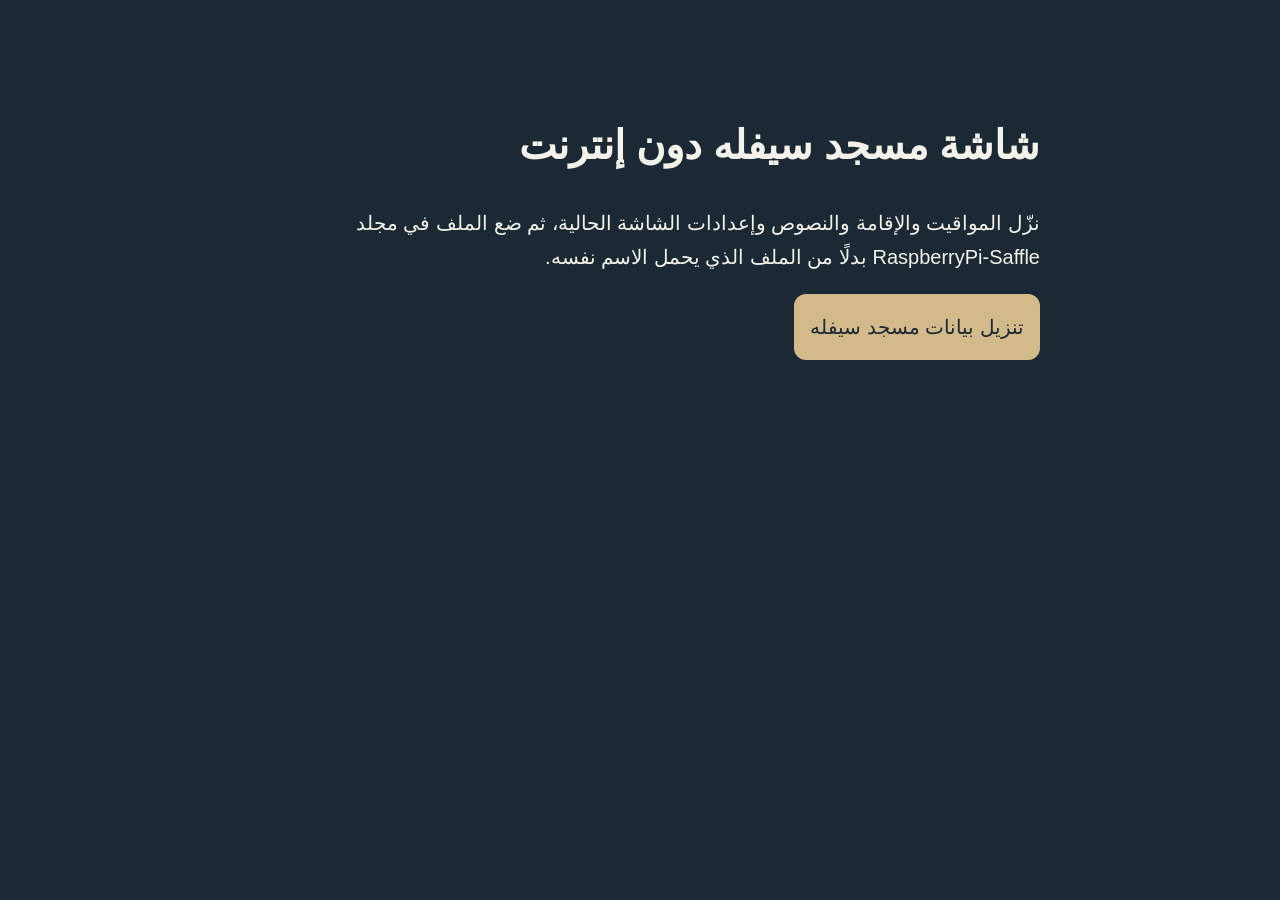
<file: saffle/offline-export.html>
<!doctype html><html lang="ar" dir="rtl"><meta charset="utf-8"><title>تصدير شاشة سيفله دون إنترنت</title><style>body{font:20px Arial;background:#1a2933;color:#f5f2ea;max-width:800px;margin:60px auto;padding:24px;line-height:1.7}button{background:#d2ba8b;color:#1a2933;padding:16px;font:inherit;border:0;border-radius:12px;cursor:pointer}pre{white-space:pre-wrap}</style><h1>شاشة مسجد سيفله دون إنترنت</h1><p>نزّل المواقيت والإقامة والنصوص وإعدادات الشاشة الحالية، ثم ضع الملف في مجلد RaspberryPi-Saffle بدلًا من الملف الذي يحمل الاسم نفسه.</p><button id="download">تنزيل بيانات مسجد سيفله</button><pre id="status"></pre><script src="../config.js"></script><script>
const MOSQUE='00000000-0000-4000-8000-000000000002';
const status=document.getElementById('status'),button=document.getElementById('download');
async function getRows(path){const config=window.ALKHALEEL_SUPABASE;if(!config?.url||!config?.key)throw Error('تعذر قراءة إعدادات الاتصال من config.js');let all=[];for(let offset=0;offset<100000;offset+=500){const r=await fetch(config.url.replace(/\/$/,'')+'/rest/v1/'+path+'&order=prayer_date.asc&limit=500&offset='+offset,{headers:{apikey:config.key},cache:'no-store'});if(!r.ok)throw Error('فشل تحميل المواقيت: '+r.status);const rows=await r.json();if(!Array.isArray(rows))throw Error('نتيجة المواقيت غير صحيحة');all.push(...rows);if(rows.length<500)return all;}throw Error('عدد الأيام تجاوز الحد المسموح');}
async function request(path,body){const config=window.ALKHALEEL_SUPABASE;const r=await fetch(config.url.replace(/\/$/,'')+'/rest/v1/'+path,{method:body?'POST':'GET',headers:{apikey:config.key,'Content-Type':'application/json'},body:body?JSON.stringify(body):undefined,cache:'no-store'});if(!r.ok)throw Error('فشل تحميل البيانات: '+r.status);return r.json();}
button.onclick=async()=>{button.disabled=true;status.textContent='جارٍ تحميل البيانات…';try{
const [days,rules,contents,layouts]=await Promise.all([getRows('effective_prayer_times?select=prayer_date,fajr,sunrise,dhuhr,asr,maghrib,isha&mosque_id=eq.'+MOSQUE),request('iqama_rules?select=prayer,mode,value,valid_from,valid_to&mosque_id=eq.'+MOSQUE+'&order=valid_from.asc'),request('mosque_display_content?select=news_ar,news_sv,ticker_label,ticker_text,is_configured&mosque_id=eq.'+MOSQUE+'&id=eq.1&limit=1'),request('rpc/get_public_mosque_screen_layout',{p_mosque_id:MOSQUE,p_screen_key:'alkhaleel-mosken2'})]);
if(!days.length)throw Error('لم يتم العثور على مواقيت لمسجد سيفله');for(const day of days){if(!/^\d{4}-\d{2}-\d{2}$/.test(day.prayer_date))throw Error('تاريخ غير صحيح');for(const key of ['fajr','sunrise','dhuhr','asr','maghrib','isha'])if(!/^([01]\d|2[0-3]):[0-5]\d/.test(String(day[key])))throw Error('وقت غير صحيح: '+day.prayer_date+' '+key);}
const snapshot={version:1,mosqueId:MOSQUE,exportedAt:new Date().toISOString(),days,rules,content:contents[0]||null,layout:layouts[0]?.settings||{}};
const url=URL.createObjectURL(new Blob(['window.SAFFLE_OFFLINE_DATA='+JSON.stringify(snapshot)+';\n'],{type:'text/javascript;charset=utf-8'}));const a=document.createElement('a');a.href=url;a.download='saffle-data.js';a.click();setTimeout(()=>URL.revokeObjectURL(url),10000);status.textContent='تم تنزيل '+days.length+' يومًا.\nمن '+days[0].prayer_date+' إلى '+days[days.length-1].prayer_date+'\nلا تستخدم الشاشة خارج هذه الفترة. تأكد أن اسم الملف saffle-data.js دون رقم إضافي.';
}catch(error){status.textContent=error.message;}finally{button.disabled=false;}};
</script></html>
</file>
<file: admin/styles.css>
@font-face{font-family:Tajawal;src:url('fonts/tajawal-regular.ttf') format('truetype');font-weight:400 600;font-display:swap}@font-face{font-family:Tajawal;src:url('fonts/tajawal-bold.ttf') format('truetype');font-weight:700 900;font-display:swap}
:root{--bg:#eef3ef;--surface:#fff;--ink:#142822;--muted:#60736d;--line:#dce6e1;--brand:#176451;--brand-dark:#103f35;--mint:#dff0e9;--warn:#fff6d9;--danger:#a93232;--shadow:0 16px 45px rgba(18,55,45,.1)}
*{box-sizing:border-box}body{margin:0;background:linear-gradient(145deg,#f7faf8 0,#e8f0ec 100%);color:var(--ink);font-family:Tajawal,system-ui,sans-serif;min-height:100vh}.topbar{position:sticky;top:0;z-index:5;display:flex;align-items:center;justify-content:space-between;gap:16px;padding:14px max(18px,calc((100vw - 1160px)/2));background:rgba(255,255,255,.9);backdrop-filter:blur(18px);border-bottom:1px solid var(--line)}.brand{display:flex;align-items:center;gap:12px}.brand-mark{display:grid;place-items:center;width:44px;height:44px;border-radius:14px;background:var(--brand);color:#fff;font-size:25px;font-weight:700}.brand strong,.brand small{display:block}.brand strong{font-size:18px}.brand small{color:var(--muted);font-size:13px}main{width:min(1160px,calc(100% - 28px));margin:34px auto 80px}.auth-card,.panel{background:var(--surface);border:1px solid var(--line);border-radius:28px;box-shadow:var(--shadow)}.auth-card{width:min(470px,100%);margin:8vh auto;padding:34px}.eyebrow{color:var(--brand);font-weight:700;font-size:14px}.auth-card h1,.panel h2{margin:7px 0 5px}.auth-card p,.panel p{color:var(--muted);margin:0 0 22px;line-height:1.7}.stack{display:grid;gap:17px}label{display:grid;gap:7px;color:#314740;font-weight:500}input,select,textarea{width:100%;border:1px solid var(--line);border-radius:13px;background:#f9fbfa;color:var(--ink);padding:12px 13px;font:inherit;font-size:16px;outline:none}input:focus,select:focus,textarea:focus{border-color:var(--brand);box-shadow:0 0 0 3px rgba(23,100,81,.12)}textarea{resize:vertical;line-height:1.7}.button{border:0;border-radius:13px;padding:11px 17px;font:700 15px Tajawal;cursor:pointer}.primary{background:var(--brand);color:#fff}.primary:hover{background:var(--brand-dark)}.ghost{background:var(--mint);color:var(--brand)}.danger{background:#fde9e9;color:var(--danger)}.tabs{display:flex;gap:9px;overflow:auto;margin-bottom:18px;padding:5px}.tab{white-space:nowrap;border:1px solid var(--line);background:rgba(255,255,255,.75);color:var(--muted);border-radius:999px;padding:11px 18px;font:700 15px Tajawal;cursor:pointer}.tab.active{background:var(--brand);color:#fff;border-color:var(--brand)}.panel{padding:28px}.panel-head{display:flex;justify-content:space-between;gap:15px}.editor-grid{display:grid;grid-template-columns:repeat(5,minmax(140px,1fr));gap:14px;padding:20px;background:#f6f9f7;border:1px solid var(--line);border-radius:19px;margin:20px 0}.form-actions{display:flex;align-items:end;gap:8px;grid-column:span 5}.warning,.notice{border-radius:14px;padding:13px 15px;margin:16px 0;line-height:1.6}.warning{background:var(--warn);color:#69551d}.notice{background:var(--mint);color:var(--brand-dark);border:1px solid #c8e2d8}.notice.error{background:#fdeaea;color:#812c2c;border-color:#f3caca}.table-wrap{overflow:auto;border:1px solid var(--line);border-radius:17px}table{width:100%;border-collapse:collapse;min-width:680px}th,td{text-align:right;padding:14px 15px;border-bottom:1px solid var(--line)}th{color:var(--muted);background:#f5f8f6;font-size:14px}tr:last-child td{border-bottom:0}.row-actions{display:flex;gap:7px}.two-cols{display:grid;grid-template-columns:1fr 1fr;gap:16px}.empty{text-align:center;color:var(--muted);padding:25px}.busy{position:fixed;inset:0;z-index:20;background:rgba(15,35,29,.32);backdrop-filter:blur(3px);display:flex;align-items:center;justify-content:center;gap:12px;color:#fff;font-weight:700}.spinner{width:28px;height:28px;border-radius:50%;border:3px solid rgba(255,255,255,.35);border-top-color:#fff;animation:spin .8s linear infinite}@keyframes spin{to{transform:rotate(360deg)}}.hidden{display:none!important}
@media(max-width:850px){main{margin-top:20px}.editor-grid{grid-template-columns:1fr 1fr}.form-actions{grid-column:span 2}.panel{padding:20px}.two-cols{grid-template-columns:1fr}}
@media(max-width:520px){.brand small{display:none}.topbar{padding:11px 14px}.brand-mark{width:38px;height:38px}.brand strong{font-size:16px}main{width:min(100% - 18px,1160px)}.auth-card,.panel{border-radius:21px}.auth-card{padding:23px}.editor-grid{grid-template-columns:1fr}.form-actions{grid-column:span 1;flex-direction:column}.form-actions .button{width:100%}.tabs{margin-inline:-5px}.panel h2{font-size:23px}}
.content-editor{padding:20px;background:#f7faf8;border:1px solid var(--line);border-radius:19px;margin-top:18px}.content-editor h3,.history-block h3{margin:0}.safe-save-note,.calendar-note{margin-top:16px;padding:13px 15px;border-radius:14px;background:var(--mint);color:var(--brand-dark)}.compact-actions{grid-column:auto!important;align-items:center}.notification-preview{padding:18px;border-radius:17px;background:#f2f6f4;border:1px solid var(--line);white-space:pre-wrap}.notification-preview strong{display:block;font-size:18px;margin-bottom:5px}.history-block{margin-top:28px}.history-list{display:grid;gap:10px;margin-top:12px}.history-card{padding:14px 16px;border:1px solid var(--line);border-radius:15px;background:#fafcfb}.history-card strong,.history-card small{display:block}.history-card small{color:var(--muted);margin-top:4px}.calendar-editor{display:grid;grid-template-columns:repeat(2,minmax(220px,1fr));gap:15px;padding:20px;background:#f7faf8;border:1px solid var(--line);border-radius:19px;margin-top:20px}.calendar-editor output{color:var(--brand);font-weight:700;direction:ltr}.calendar-editor input[type=range]{padding:8px 0;background:transparent;box-shadow:none;accent-color:var(--brand)}.wide-field{grid-column:span 1}.calendar-actions{grid-column:span 2}.calendar-preview-wrap{margin-top:22px;border:1px solid var(--line);border-radius:18px;background:#dfe8e3;padding:14px;overflow:auto}.calendar-preview-wrap canvas{display:block;width:min(100%,707px);height:auto;margin:auto;box-shadow:0 12px 35px rgba(0,0,0,.15);background:#fff}
@media(max-width:700px){.calendar-editor{grid-template-columns:1fr}.calendar-actions,.wide-field{grid-column:span 1}.calendar-actions{flex-direction:column}.calendar-actions .button{width:100%}}
.layout-toolbar{display:grid;grid-template-columns:minmax(280px,1fr) auto;gap:16px;align-items:end;padding:18px;background:#f7faf8;border:1px solid var(--line);border-radius:19px;margin:20px 0}.layout-selection-status{padding:14px 16px;border-radius:15px;background:#fff7d9;color:#6b5517;border:1px solid #eedb9d;margin-bottom:14px;font-weight:700}.layout-selection-status.selected{background:var(--mint);color:var(--brand-dark);border-color:#c8e2d8}.layout-controls{display:grid;grid-template-columns:repeat(3,minmax(190px,1fr));gap:14px}.layout-controls:empty{display:none}.layout-control{padding:14px;border:1px solid var(--line);border-radius:16px;background:#fafcfb}.layout-control label{display:flex;justify-content:space-between;align-items:center;gap:10px}.layout-control output{color:var(--brand);font-weight:700;direction:ltr}.layout-control input[type=range]{padding:8px 0;background:transparent;box-shadow:none}.layout-preview-shell{margin-top:18px;padding:12px;border-radius:18px;background:#17231f;border:1px solid #33463f;overflow:auto}.layout-preview-stage{position:relative;margin:auto;overflow:hidden;border-radius:11px;background:#0a2a2a}.layout-preview-shell iframe{position:absolute;top:0;left:0;display:block;border:0;background:#0a2a2a;transform-origin:top left}.layout-group-title{grid-column:1/-1;margin:10px 0 0;color:var(--brand-dark);font-size:18px}.section-divider{margin-top:30px;padding-top:24px;border-top:1px solid var(--line)}.section-divider h3{margin:5px 0 0;font-size:23px}
@media(max-width:850px){.layout-controls{grid-template-columns:repeat(2,minmax(160px,1fr))}.layout-toolbar{grid-template-columns:1fr}}
@media(max-width:540px){.layout-controls{grid-template-columns:1fr}.layout-preview-shell{padding:5px}.layout-toolbar .form-actions{flex-direction:column}.layout-toolbar .button{width:100%}}
</file>
<file: saffle/landscape/theme.css>
/* ألوان شعار مسجد سيفليه */
:root{--saffle-navy:#1a2933;--saffle-gold:#d2ba8b;--saffle-text:#f5f2ea}
html,body,.portrait-wrapper{background:radial-gradient(ellipse at 50% 100%,#2b424f 0%,#1a2933 70%)!important;color:var(--saffle-text)}
.prayer-card,.countdown-container{background:rgba(26,41,51,.85)!important;border-color:rgba(210,186,139,.18);backdrop-filter:blur(15px)}
.active-card{border-color:var(--saffle-gold)!important;background:#2c3f49!important;box-shadow:0 0 18px rgba(210,186,139,.22)!important}
.countdown-time,.iqama-label,.iqama-time,#date-hijri,#date-hijri-se{color:var(--saffle-gold)!important;text-shadow:none!important}
.prayer-name,.prayer-time{color:var(--saffle-text)!important}
.swedish-text{color:#c2c4bf!important}
.iqama-box{background:rgba(210,186,139,.12)!important;border-color:rgba(210,186,139,.4)!important}
.ticker-bar{background:rgba(26,41,51,.92)!important;border-top-color:var(--saffle-gold)!important}
.ticker-label{background:var(--saffle-gold)!important;color:var(--saffle-navy)!important}
#prayer-overlay{background:var(--saffle-navy)!important;color:var(--saffle-gold)!important}
.top-left-logo img{filter:none!important}
</file>
<file: saffle/portrait/theme.css>
/* ألوان شعار مسجد سيفليه */
:root{--saffle-navy:#1a2933;--saffle-gold:#d2ba8b;--saffle-text:#f5f2ea}
html,body,.portrait-wrapper{background:radial-gradient(ellipse at 50% 100%,#2b424f 0%,#1a2933 70%)!important;color:var(--saffle-text)}
.prayer-card,.countdown-container{background:rgba(26,41,51,.85)!important;border-color:rgba(210,186,139,.18);backdrop-filter:blur(15px)}
.active-card{border-color:var(--saffle-gold)!important;background:#2c3f49!important;box-shadow:0 0 18px rgba(210,186,139,.22)!important}
.countdown-time,.iqama-label,.iqama-time,#date-hijri,#date-hijri-se{color:var(--saffle-gold)!important;text-shadow:none!important}
.prayer-name,.prayer-time{color:var(--saffle-text)!important}
.swedish-text{color:#c2c4bf!important}
.iqama-box{background:rgba(210,186,139,.12)!important;border-color:rgba(210,186,139,.4)!important}
.ticker-bar{background:rgba(26,41,51,.92)!important;border-top-color:var(--saffle-gold)!important}
.ticker-label{background:var(--saffle-gold)!important;color:var(--saffle-navy)!important}
#prayer-overlay{background:var(--saffle-navy)!important;color:var(--saffle-gold)!important}
.top-left-logo img{filter:none!important}
</file>
